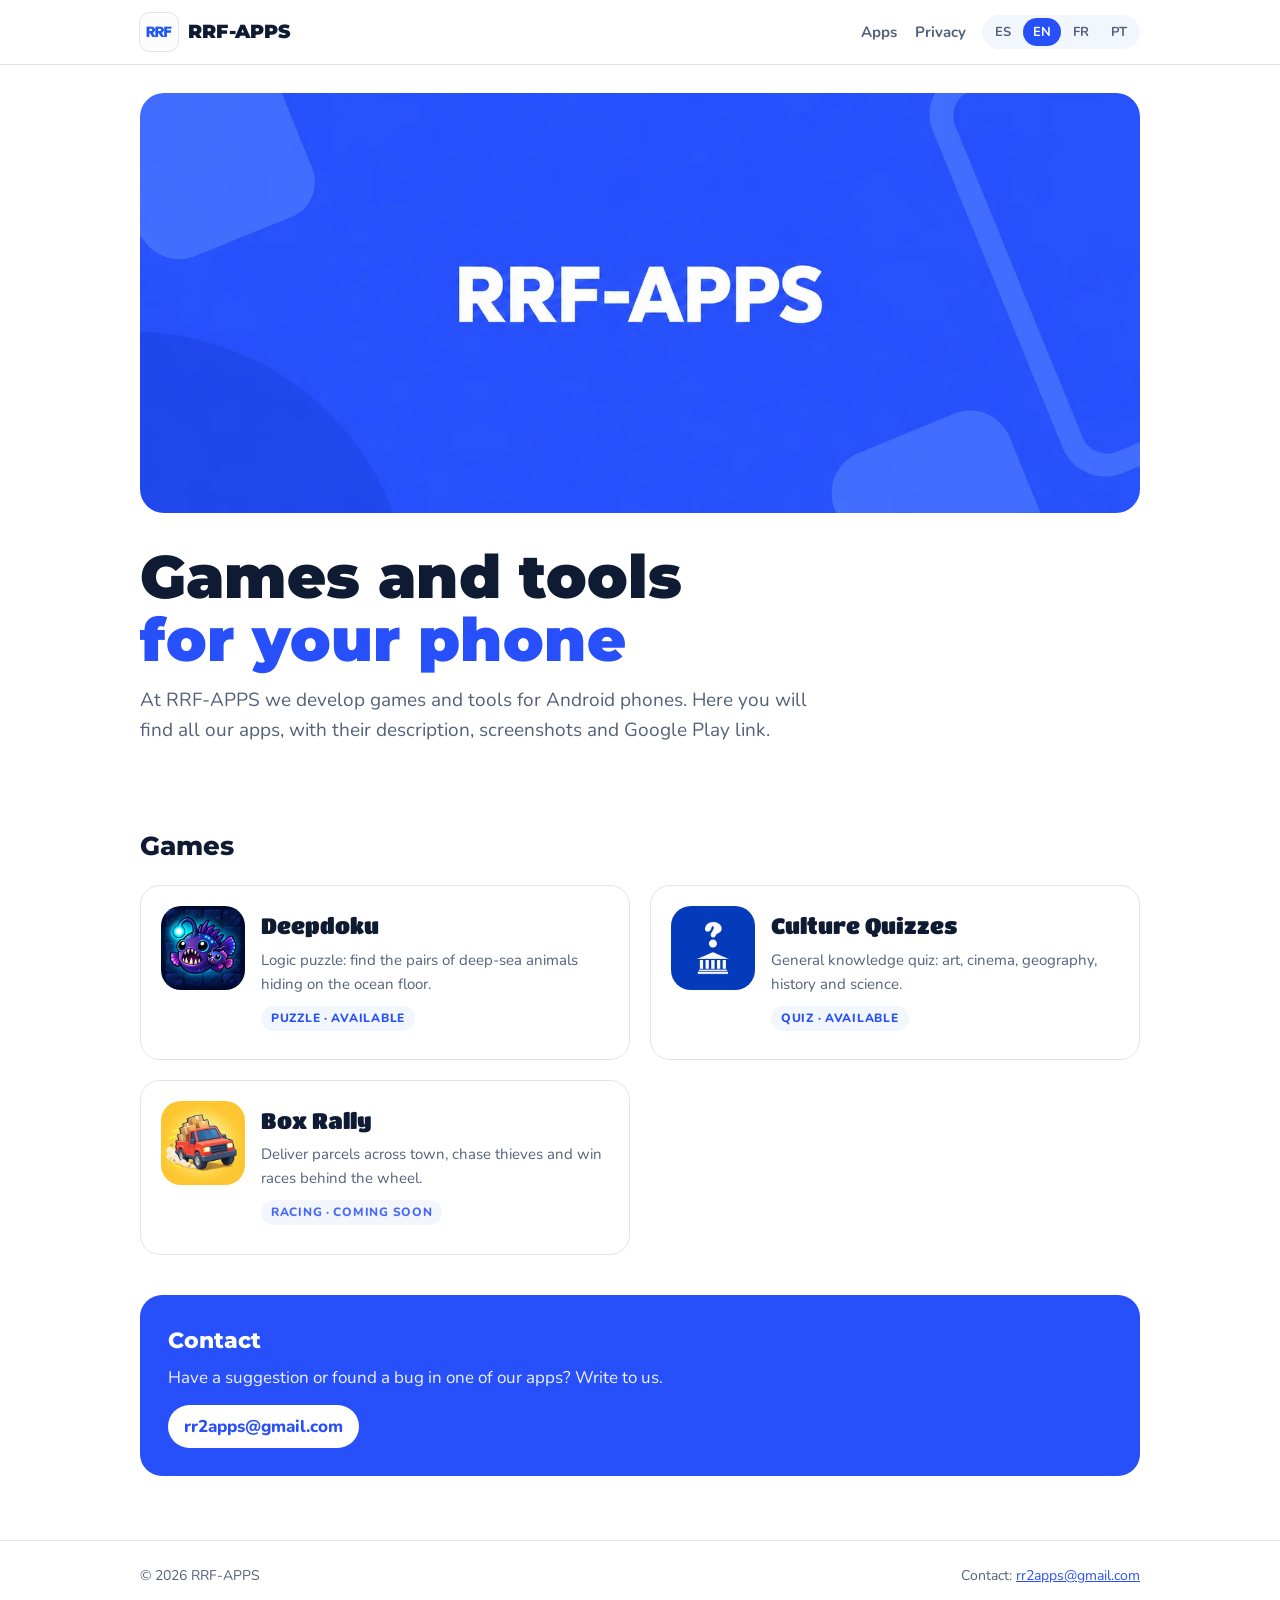
<file: index.html>
<!doctype html>
<html lang="es" data-lang="es">
<head>
<meta charset="utf-8">
<meta name="viewport" content="width=device-width,initial-scale=1,viewport-fit=cover">
<title>RRF-APPS</title>
<meta name="title-es" content="RRF-APPS"><meta name="title-en" content="RRF-APPS"><meta name="title-fr" content="RRF-APPS"><meta name="title-pt" content="RRF-APPS">
<meta name="description" content="RRF-APPS: juegos y utilidades para Android.">
<meta name="theme-color" content="#1f5fd6">
<link rel="icon" href="favicon.png">
<link rel="apple-touch-icon" href="apple-touch-icon.png">
<link rel="preconnect" href="https://fonts.googleapis.com"><link rel="preconnect" href="https://fonts.gstatic.com" crossorigin>
<link rel="stylesheet" href="https://fonts.googleapis.com/css2?family=Montserrat:wght@700;800;900&family=Nunito:wght@500;700;800&display=swap">
<meta property="og:image" content="https://rirofer82.github.io/assets/img/og.jpg">
<link rel="stylesheet" href="assets/css/site.css?v=f686c8b5">
<script src="assets/js/lang.js?v=90177235"></script>
</head>
<body>
<header class="top"><div class="wrap">
  <a class="brand" href="./"><img src="assets/img/rrf-logo.png" alt="">RRF-APPS</a>
  <nav class="links"><a href="./#apps"><span data-l="es">Apps</span><span data-l="en">Apps</span><span data-l="fr">Applis</span><span data-l="pt">Apps</span></a><a href="privacy/"><span data-l="es">Privacidad</span><span data-l="en">Privacy</span><span data-l="fr">Confidentialité</span><span data-l="pt">Privacidade</span></a></nav>
  <div class="langs" id="langs">
    <button type="button" class="lang-toggle" aria-expanded="false" aria-controls="lang-list" aria-label="Idioma / Language"><span class="cur">ES</span><svg width="12" height="12" viewBox="0 0 12 12" aria-hidden="true"><path d="M2.5 4.5 6 8l3.5-3.5" fill="none" stroke="currentColor" stroke-width="1.8" stroke-linecap="round" stroke-linejoin="round"/></svg></button>
    <div class="lang-list" id="lang-list" role="group" aria-label="Idioma / Language"><button type="button" data-set="es" aria-pressed="true"><b>ES</b><span class="lname">Español</span></button><button type="button" data-set="en" aria-pressed="false"><b>EN</b><span class="lname">English</span></button><button type="button" data-set="fr" aria-pressed="false"><b>FR</b><span class="lname">Français</span></button><button type="button" data-set="pt" aria-pressed="false"><b>PT</b><span class="lname">Português</span></button></div>
  </div>
</div></header>

<main class="wrap">
  <section class="hero"><img class="banner" src="assets/img/banner.webp" alt="RRF-APPS" width="1600" height="900"><div data-l="es"><h1>Juegos y utilidades <span>para tu móvil</span></h1><p>En RRF-APPS desarrollamos juegos y utilidades para móviles Android. Aquí encontrarás todas nuestras apps, con su descripción, capturas y enlace a Google Play.</p></div><div data-l="en"><h1>Games and tools <span>for your phone</span></h1><p>At RRF-APPS we develop games and tools for Android phones. Here you will find all our apps, with their description, screenshots and Google Play link.</p></div><div data-l="fr"><h1>Jeux et outils <span>pour ton mobile</span></h1><p>Chez RRF-APPS, nous développons des jeux et des outils pour les téléphones Android. Tu trouveras ici toutes nos applis, avec leur description, des captures d'écran et le lien vers Google Play.</p></div><div data-l="pt"><h1>Jogos e utilitários <span>para o seu celular</span></h1><p>Na RRF-APPS desenvolvemos jogos e utilitários para celulares Android. Aqui você encontra todos os nossos apps, com descrição, capturas de tela e link para o Google Play.</p></div></section>
  <h2 class="section" id="apps"><span data-l="es">Juegos</span><span data-l="en">Games</span><span data-l="fr">Jeux</span><span data-l="pt">Jogos</span></h2>
  <div class="apps">
    <a class="app" href="deepdoku/"><img src="deepdoku/img/icon.webp" alt="" width="84" height="84">
      <div><h3>Deepdoku</h3><div data-l="es"><p>Puzzle de lógica: encuentra las parejas de animales en el fondo del mar.</p><span class="tag">Puzzle · Disponible</span></div><div data-l="en"><p>Logic puzzle: find the pairs of deep-sea animals hiding on the ocean floor.</p><span class="tag">Puzzle · Available</span></div><div data-l="fr"><p>Puzzle de logique : trouve les paires d'animaux cachées au fond de la mer.</p><span class="tag">Puzzle · Disponible</span></div><div data-l="pt"><p>Quebra-cabeça de lógica: encontre os pares de animais no fundo do mar.</p><span class="tag">Quebra-cabeça · Disponível</span></div></div></a>
    <a class="app" href="culture-quizzes/"><img src="culture-quizzes/img/icon.webp" alt="" width="84" height="84">
      <div><div data-l="es"><h3>Preguntas Cultura</h3><p>Preguntas de cultura general: arte, cine, geografía, historia y ciencia.</p><span class="tag">Quiz · Disponible</span></div><div data-l="en"><h3>Culture Quizzes</h3><p>General knowledge quiz: art, cinema, geography, history and science.</p><span class="tag">Quiz · Available</span></div><div data-l="fr"><h3>Questions Culture</h3><p>Quiz de culture générale : art, cinéma, géographie, histoire et sciences.</p><span class="tag">Quiz · Disponible</span></div><div data-l="pt"><h3>Perguntas Cultura</h3><p>Perguntas de conhecimentos gerais: arte, cinema, geografia, história e ciência.</p><span class="tag">Quiz · Disponível</span></div></div></a>
    <a class="app" href="box-rally/"><img src="box-rally/img/icon.webp" alt="" width="84" height="84">
      <div><h3>Box Rally</h3><div data-l="es"><p>Reparte paquetes por la ciudad, persigue ladrones y gana carreras al volante.</p><span class="tag soon">Carreras · Próximamente</span></div><div data-l="en"><p>Deliver parcels across town, chase thieves and win races behind the wheel.</p><span class="tag soon">Racing · Coming soon</span></div><div data-l="fr"><p>Livre des colis en ville, poursuis des voleurs et gagne des courses au volant.</p><span class="tag soon">Course · Bientôt</span></div><div data-l="pt"><p>Entregue pacotes pela cidade, persiga ladrões e vença corridas ao volante.</p><span class="tag soon">Corrida · Em breve</span></div></div></a>
  </div>
  <div class="contact-box"><div data-l="es"><h2>Contacto</h2><p>¿Tienes una sugerencia o has encontrado un fallo en alguna app? Escríbenos.</p></div><div data-l="en"><h2>Contact</h2><p>Have a suggestion or found a bug in one of our apps? Write to us.</p></div><div data-l="fr"><h2>Contact</h2><p>Tu as une suggestion ou tu as trouvé un bug dans une de nos applis ? Écris-nous.</p></div><div data-l="pt"><h2>Contato</h2><p>Tem uma sugestão ou encontrou um erro em algum app? Escreva para nós.</p></div><a class="mail" href="mailto:rr2apps@gmail.com">rr2apps@gmail.com</a></div>
</main>
<footer class="bottom"><div class="wrap">
  <span>© 2026 RRF-APPS</span>
  <span><span data-l="es">Contacto</span><span data-l="en">Contact</span><span data-l="fr">Contact</span><span data-l="pt">Contato</span>: <a href="mailto:rr2apps@gmail.com">rr2apps@gmail.com</a></span>
</div></footer>
</body>
</html>
</file>
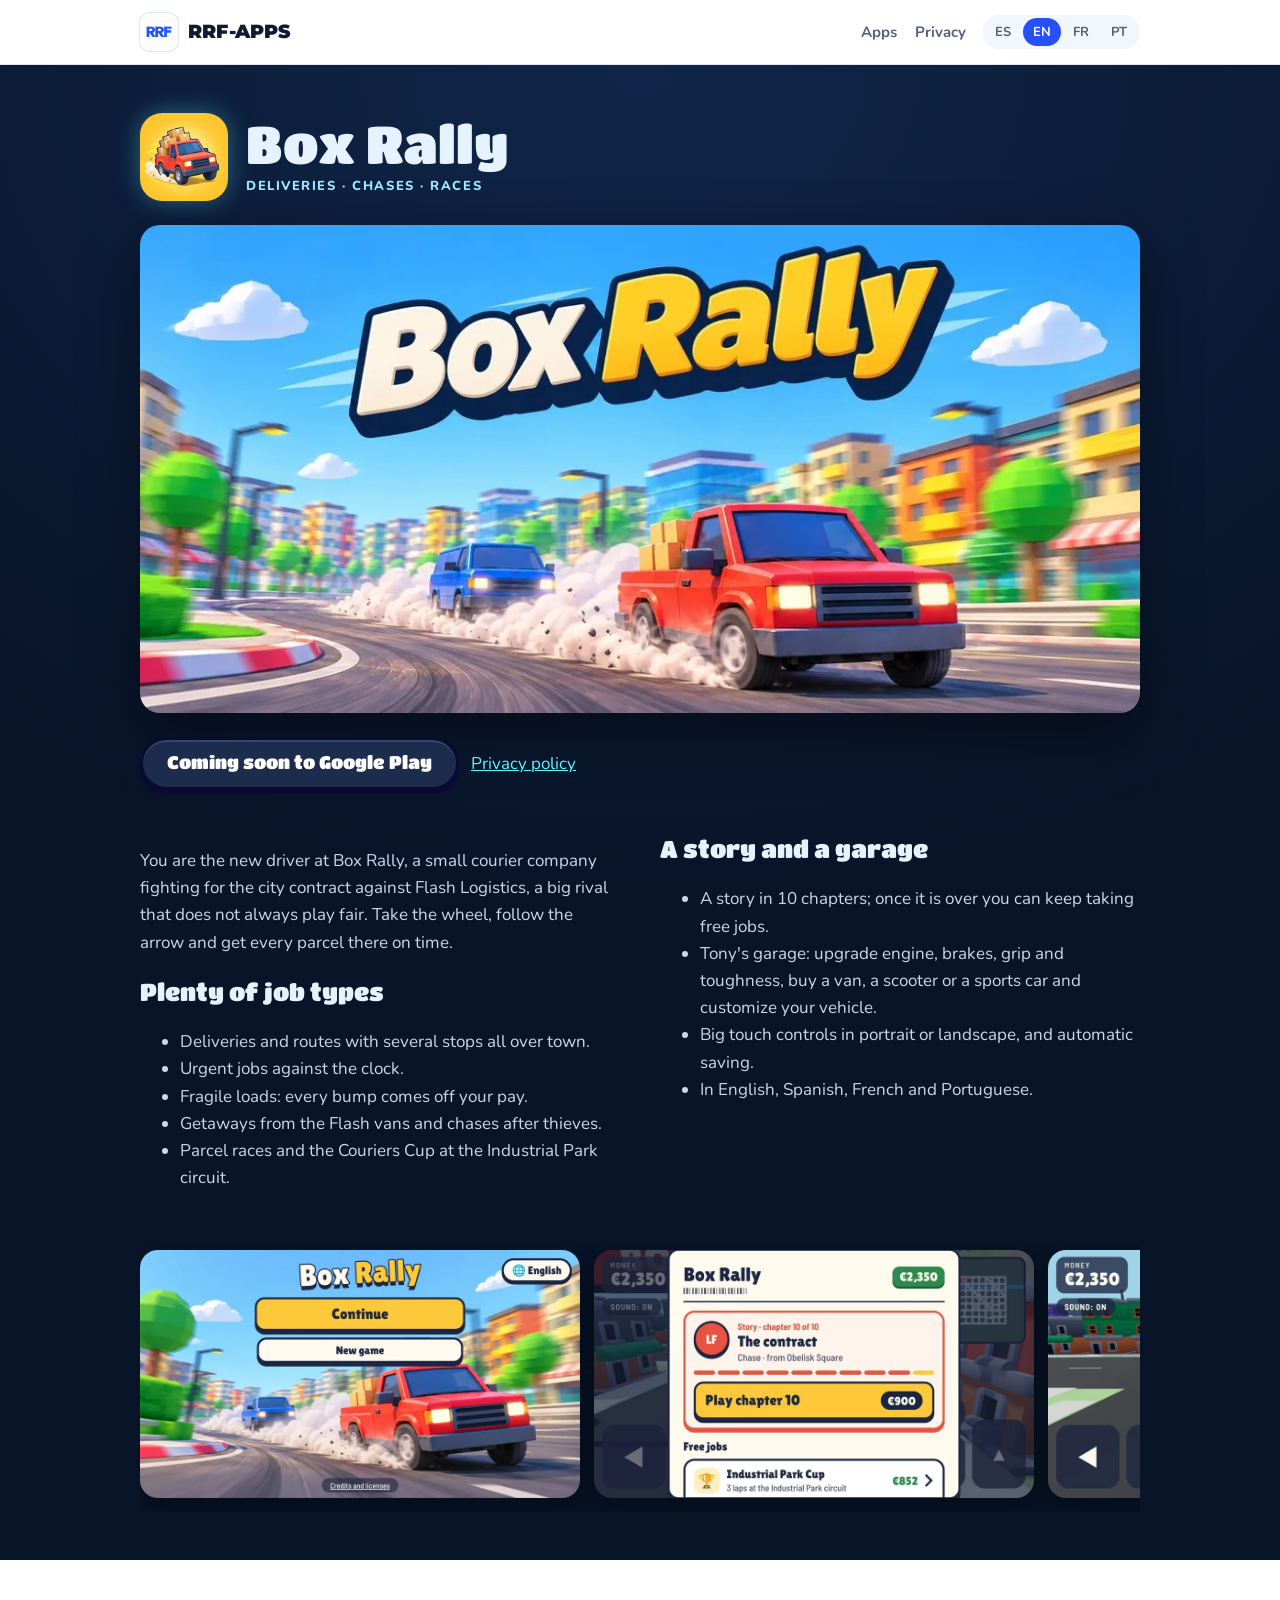
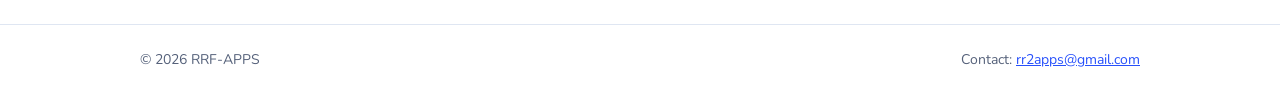
<file: box-rally/index.html>
<!doctype html>
<html lang="es" data-lang="es">
<head>
<meta charset="utf-8">
<meta name="viewport" content="width=device-width,initial-scale=1,viewport-fit=cover">
<title>Box Rally: repartos y carreras</title>
<meta name="title-es" content="Box Rally: repartos y carreras"><meta name="title-en" content="Box Rally: deliveries and races"><meta name="title-fr" content="Box Rally : livraisons et courses"><meta name="title-pt" content="Box Rally: entregas e corridas">
<meta name="description" content="Box Rally: juego de repartos y carreras en coche por la ciudad para Android.">
<meta name="theme-color" content="#081428">
<link rel="icon" href="../favicon.png">
<link rel="apple-touch-icon" href="../apple-touch-icon.png">
<link rel="preconnect" href="https://fonts.googleapis.com"><link rel="preconnect" href="https://fonts.gstatic.com" crossorigin>
<link rel="stylesheet" href="https://fonts.googleapis.com/css2?family=Montserrat:wght@700;800;900&family=Nunito:wght@500;700;800&display=swap">
<meta property="og:image" content="https://rirofer82.github.io/assets/img/og.jpg">
<link rel="stylesheet" href="../assets/css/site.css?v=f686c8b5">
<script src="../assets/js/lang.js?v=90177235"></script>
</head>
<body>
<header class="top"><div class="wrap">
  <a class="brand" href="../"><img src="../assets/img/rrf-logo.png" alt="">RRF-APPS</a>
  <nav class="links"><a href="../#apps"><span data-l="es">Apps</span><span data-l="en">Apps</span><span data-l="fr">Applis</span><span data-l="pt">Apps</span></a><a href="../privacy/"><span data-l="es">Privacidad</span><span data-l="en">Privacy</span><span data-l="fr">Confidentialité</span><span data-l="pt">Privacidade</span></a></nav>
  <div class="langs" id="langs">
    <button type="button" class="lang-toggle" aria-expanded="false" aria-controls="lang-list" aria-label="Idioma / Language"><span class="cur">ES</span><svg width="12" height="12" viewBox="0 0 12 12" aria-hidden="true"><path d="M2.5 4.5 6 8l3.5-3.5" fill="none" stroke="currentColor" stroke-width="1.8" stroke-linecap="round" stroke-linejoin="round"/></svg></button>
    <div class="lang-list" id="lang-list" role="group" aria-label="Idioma / Language"><button type="button" data-set="es" aria-pressed="true"><b>ES</b><span class="lname">Español</span></button><button type="button" data-set="en" aria-pressed="false"><b>EN</b><span class="lname">English</span></button><button type="button" data-set="fr" aria-pressed="false"><b>FR</b><span class="lname">Français</span></button><button type="button" data-set="pt" aria-pressed="false"><b>PT</b><span class="lname">Português</span></button></div>
  </div>
</div></header>

<main class="dd"><div class="wrap">
  <div class="dd-head"><img src="img/icon.webp" alt="" width="88" height="88"><div><h1>Box Rally</h1><p><span data-l="es">Entregas · Persecuciones · Carreras</span><span data-l="en">Deliveries · Chases · Races</span><span data-l="fr">Livraisons · Poursuites · Courses</span><span data-l="pt">Entregas · Perseguições · Corridas</span></p></div></div>
  <div data-l="es"><img class="feature" src="img/feature-es.webp" alt="Una camioneta roja derrapa por la ciudad perseguida por una furgoneta, con el título Box Rally" width="1024" height="500"><div class="cta"><span class="btn soon">Muy pronto en Google Play</span><a href="../privacy/">Política de privacidad</a></div></div><div data-l="en"><img class="feature" src="img/feature-en.webp" alt="A red pickup drifts through the city chased by a van, with the Box Rally title" width="1024" height="500"><div class="cta"><span class="btn soon">Coming soon to Google Play</span><a href="../privacy/">Privacy policy</a></div></div><div data-l="fr"><img class="feature" src="img/feature-fr.webp" alt="Un pick-up rouge dérape en ville, poursuivi par un fourgon, avec le titre Box Rally" width="1024" height="500"><div class="cta"><span class="btn soon">Bientôt sur Google Play</span><a href="../privacy/">Politique de confidentialité</a></div></div><div data-l="pt"><img class="feature" src="img/feature-pt.webp" alt="Uma picape vermelha derrapa pela cidade perseguida por uma van, com o título Box Rally" width="1024" height="500"><div class="cta"><span class="btn soon">Em breve no Google Play</span><a href="../privacy/">Política de privacidade</a></div></div>
  <div class="dd-body">
    <div data-l="es"><p>Eres el nuevo repartidor de Box Rally, una pequeña empresa de mensajería que se juega el contrato de la ciudad frente a Flash Logística, la gran competidora que no siempre juega limpio. Coge el volante, sigue la flecha y lleva cada paquete a tiempo.</p><h2>Muchos tipos de encargo</h2><ul><li>Entregas y rutas con varias paradas por toda la ciudad.</li><li>Urgentes, con el reloj en contra.</li><li>Frágiles: cada golpe se descuenta del pago.</li><li>Huidas de las furgonetas de Flash y persecuciones de ladrones.</li><li>Carreras de paquetes y la Copa de Repartidores en el circuito del Polígono.</li></ul></div><div data-l="en"><p>You are the new driver at Box Rally, a small courier company fighting for the city contract against Flash Logistics, a big rival that does not always play fair. Take the wheel, follow the arrow and get every parcel there on time.</p><h2>Plenty of job types</h2><ul><li>Deliveries and routes with several stops all over town.</li><li>Urgent jobs against the clock.</li><li>Fragile loads: every bump comes off your pay.</li><li>Getaways from the Flash vans and chases after thieves.</li><li>Parcel races and the Couriers Cup at the Industrial Park circuit.</li></ul></div><div data-l="fr"><p>Tu es le nouveau livreur de Box Rally, une petite société de livraison qui joue le contrat de la ville face à Flash Logistique, un grand concurrent qui ne joue pas toujours franc jeu. Prends le volant, suis la flèche et livre chaque colis à temps.</p><h2>De nombreux types de missions</h2><ul><li>Livraisons et tournées avec plusieurs arrêts dans toute la ville.</li><li>Urgences, contre la montre.</li><li>Colis fragiles : chaque choc est retenu sur ta paie.</li><li>Fuites face aux fourgons de Flash et poursuites de voleurs.</li><li>Courses de colis et Coupe des Livreurs sur le circuit de la Zone Industrielle.</li></ul></div><div data-l="pt"><p>Você é o novo entregador da Box Rally, uma pequena empresa de entregas que disputa o contrato da cidade com a Flash Logística, uma grande concorrente que nem sempre joga limpo. Assuma o volante, siga a seta e leve cada pacote a tempo.</p><h2>Muitos tipos de serviço</h2><ul><li>Entregas e rotas com várias paradas pela cidade toda.</li><li>Urgentes, contra o relógio.</li><li>Frágeis: cada batida é descontada do pagamento.</li><li>Fugas das vans da Flash e perseguições a ladrões.</li><li>Corridas de pacotes e a Copa dos Entregadores no circuito do Distrito Industrial.</li></ul></div>
    <div data-l="es"><h2>Una historia y un taller</h2><ul><li>Una historia en 10 capítulos; al terminarla puedes seguir con encargos libres.</li><li>El taller de Toni: mejora motor, frenos, agarre y resistencia, compra furgoneta, moto o deportivo y personaliza tu vehículo.</li><li>Controles táctiles grandes, en vertical o en horizontal, y la partida se guarda sola.</li><li>En español, inglés, francés y portugués.</li></ul></div><div data-l="en"><h2>A story and a garage</h2><ul><li>A story in 10 chapters; once it is over you can keep taking free jobs.</li><li>Tony's garage: upgrade engine, brakes, grip and toughness, buy a van, a scooter or a sports car and customize your vehicle.</li><li>Big touch controls in portrait or landscape, and automatic saving.</li><li>In English, Spanish, French and Portuguese.</li></ul></div><div data-l="fr"><h2>Une histoire et un garage</h2><ul><li>Une histoire en 10 chapitres ; une fois terminée, tu peux continuer les courses libres.</li><li>Le garage de Tony : améliore moteur, freins, adhérence et résistance, achète un fourgon, un scooter ou une sportive et personnalise ton véhicule.</li><li>Grandes commandes tactiles, en portrait ou en paysage, et sauvegarde automatique.</li><li>En français, anglais, espagnol et portugais.</li></ul></div><div data-l="pt"><h2>Uma história e uma oficina</h2><ul><li>Uma história em 10 capítulos; depois dela você pode continuar fazendo serviços livres.</li><li>A oficina do Toninho: melhore motor, freios, aderência e resistência, compre uma van, uma moto ou um esportivo e personalize seu veículo.</li><li>Controles de toque grandes, na vertical ou na horizontal, e salvamento automático.</li><li>Em português, inglês, espanhol e francês.</li></ul></div>
  </div>
  <div data-l="es"><div class="shots wide"><img src="img/es-1_menu.webp" alt="Captura de Box Rally" width="960" height="540" loading="lazy"><img src="img/es-2_tablon.webp" alt="Captura de Box Rally" width="960" height="540" loading="lazy"><img src="img/es-3_reparto.webp" alt="Captura de Box Rally" width="960" height="540" loading="lazy"><img src="img/es-4_carrera.webp" alt="Captura de Box Rally" width="960" height="540" loading="lazy"><img src="img/es-5_persecucion.webp" alt="Captura de Box Rally" width="960" height="540" loading="lazy"><img src="img/es-6_circuito.webp" alt="Captura de Box Rally" width="960" height="540" loading="lazy"><img src="img/es-7_historia.webp" alt="Captura de Box Rally" width="960" height="540" loading="lazy"><img src="img/es-8_taller.webp" alt="Captura de Box Rally" width="960" height="540" loading="lazy"></div></div><div data-l="en"><div class="shots wide"><img src="img/en-1_menu.webp" alt="Box Rally screenshot" width="960" height="540" loading="lazy"><img src="img/en-2_tablon.webp" alt="Box Rally screenshot" width="960" height="540" loading="lazy"><img src="img/en-3_reparto.webp" alt="Box Rally screenshot" width="960" height="540" loading="lazy"><img src="img/en-4_carrera.webp" alt="Box Rally screenshot" width="960" height="540" loading="lazy"><img src="img/en-5_persecucion.webp" alt="Box Rally screenshot" width="960" height="540" loading="lazy"><img src="img/en-6_circuito.webp" alt="Box Rally screenshot" width="960" height="540" loading="lazy"><img src="img/en-7_historia.webp" alt="Box Rally screenshot" width="960" height="540" loading="lazy"><img src="img/en-8_taller.webp" alt="Box Rally screenshot" width="960" height="540" loading="lazy"></div></div><div data-l="fr"><div class="shots wide"><img src="img/fr-1_menu.webp" alt="Capture d'écran de Box Rally" width="960" height="540" loading="lazy"><img src="img/fr-2_tablon.webp" alt="Capture d'écran de Box Rally" width="960" height="540" loading="lazy"><img src="img/fr-3_reparto.webp" alt="Capture d'écran de Box Rally" width="960" height="540" loading="lazy"><img src="img/fr-4_carrera.webp" alt="Capture d'écran de Box Rally" width="960" height="540" loading="lazy"><img src="img/fr-5_persecucion.webp" alt="Capture d'écran de Box Rally" width="960" height="540" loading="lazy"><img src="img/fr-6_circuito.webp" alt="Capture d'écran de Box Rally" width="960" height="540" loading="lazy"><img src="img/fr-7_historia.webp" alt="Capture d'écran de Box Rally" width="960" height="540" loading="lazy"><img src="img/fr-8_taller.webp" alt="Capture d'écran de Box Rally" width="960" height="540" loading="lazy"></div></div><div data-l="pt"><div class="shots wide"><img src="img/pt-1_menu.webp" alt="Captura de tela do Box Rally" width="960" height="540" loading="lazy"><img src="img/pt-2_tablon.webp" alt="Captura de tela do Box Rally" width="960" height="540" loading="lazy"><img src="img/pt-3_reparto.webp" alt="Captura de tela do Box Rally" width="960" height="540" loading="lazy"><img src="img/pt-4_carrera.webp" alt="Captura de tela do Box Rally" width="960" height="540" loading="lazy"><img src="img/pt-5_persecucion.webp" alt="Captura de tela do Box Rally" width="960" height="540" loading="lazy"><img src="img/pt-6_circuito.webp" alt="Captura de tela do Box Rally" width="960" height="540" loading="lazy"><img src="img/pt-7_historia.webp" alt="Captura de tela do Box Rally" width="960" height="540" loading="lazy"><img src="img/pt-8_taller.webp" alt="Captura de tela do Box Rally" width="960" height="540" loading="lazy"></div></div>
</div></main>
<footer class="bottom"><div class="wrap">
  <span>© 2026 RRF-APPS</span>
  <span><span data-l="es">Contacto</span><span data-l="en">Contact</span><span data-l="fr">Contact</span><span data-l="pt">Contato</span>: <a href="mailto:rr2apps@gmail.com">rr2apps@gmail.com</a></span>
</div></footer>
</body>
</html>
</file>
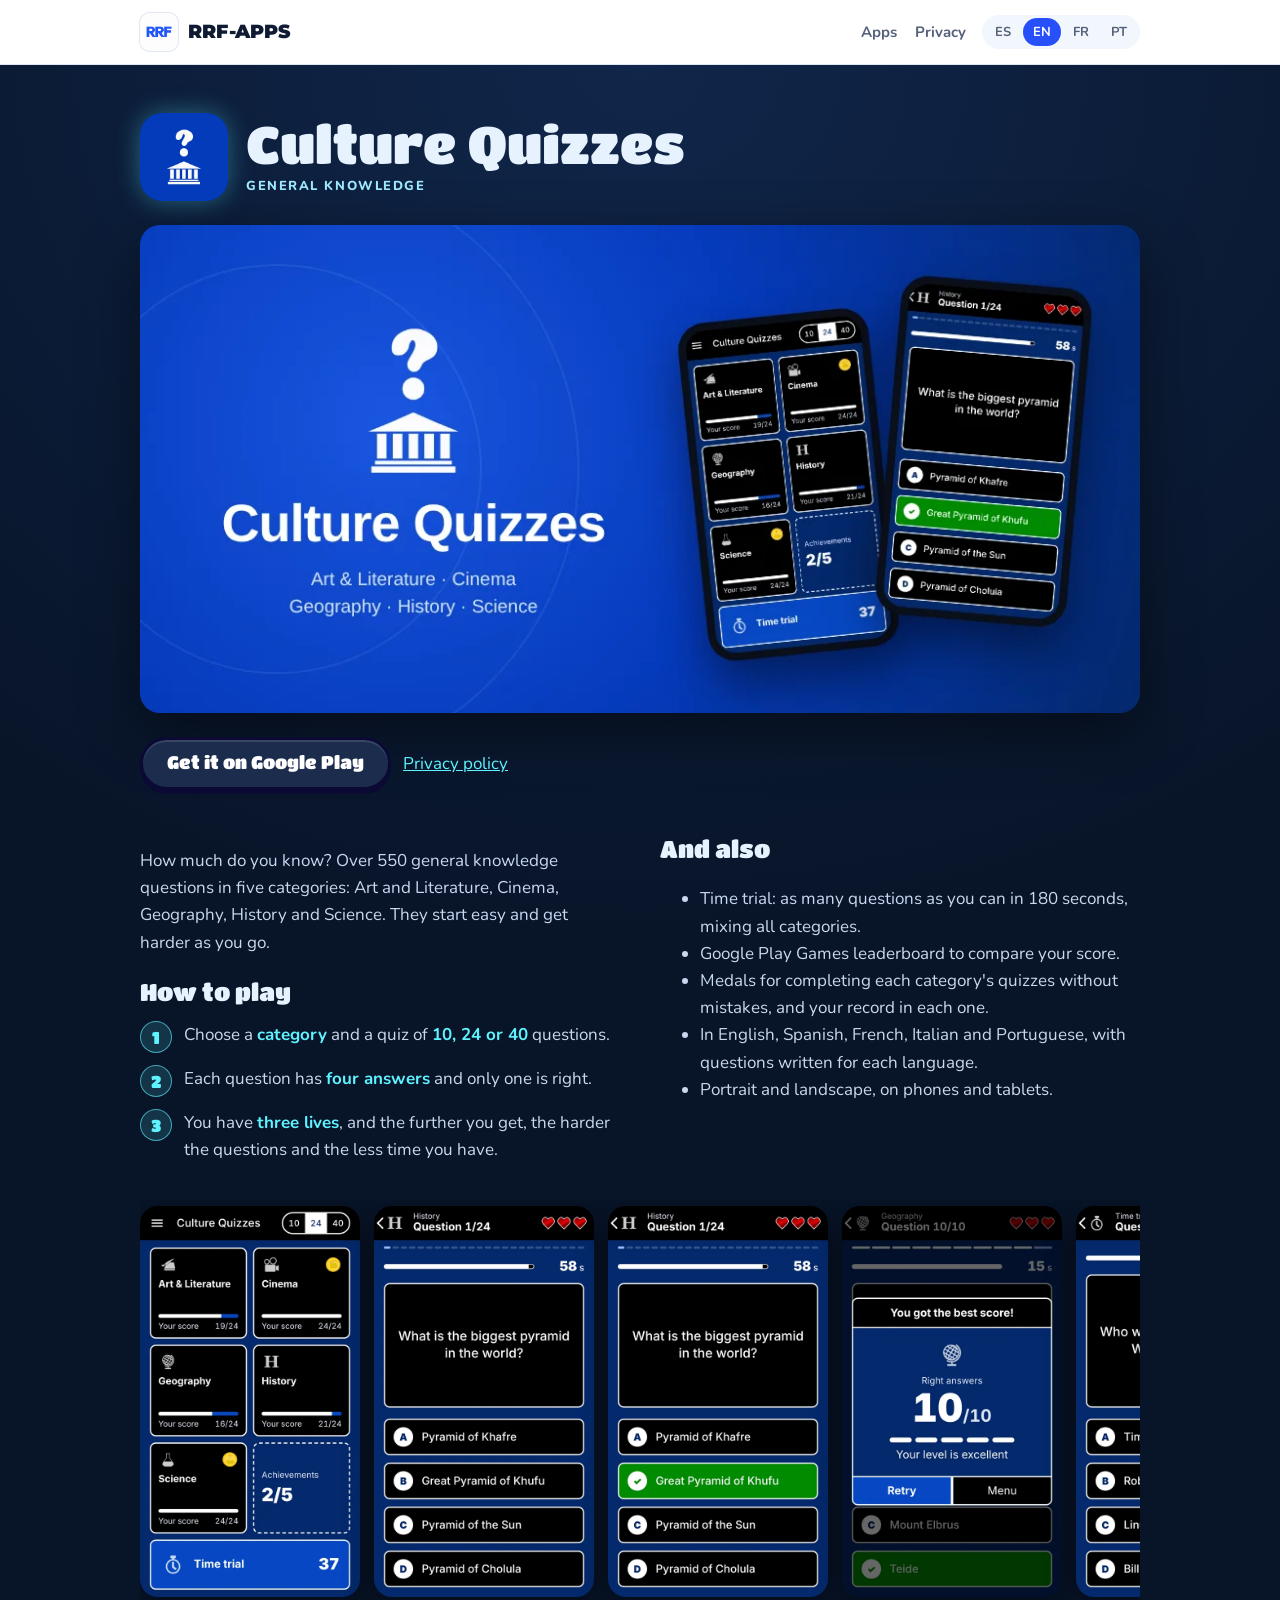
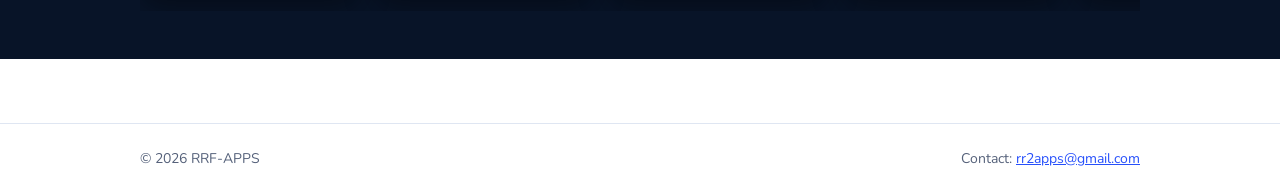
<file: culture-quizzes/index.html>
<!doctype html>
<html lang="es" data-lang="es">
<head>
<meta charset="utf-8">
<meta name="viewport" content="width=device-width,initial-scale=1,viewport-fit=cover">
<title>Preguntas Cultura: quiz de cultura general</title>
<meta name="title-es" content="Preguntas Cultura: quiz de cultura general"><meta name="title-en" content="Culture Quizzes: general knowledge trivia"><meta name="title-fr" content="Questions Culture : quiz de culture générale"><meta name="title-pt" content="Perguntas Cultura: quiz de conhecimentos gerais">
<meta name="description" content="Culture Quizzes: juego de preguntas de cultura general para Android.">
<meta name="theme-color" content="#081428">
<link rel="icon" href="../favicon.png">
<link rel="apple-touch-icon" href="../apple-touch-icon.png">
<link rel="preconnect" href="https://fonts.googleapis.com"><link rel="preconnect" href="https://fonts.gstatic.com" crossorigin>
<link rel="stylesheet" href="https://fonts.googleapis.com/css2?family=Montserrat:wght@700;800;900&family=Nunito:wght@500;700;800&display=swap">
<meta property="og:image" content="https://rirofer82.github.io/assets/img/og.jpg">
<link rel="stylesheet" href="../assets/css/site.css?v=f686c8b5">
<script src="../assets/js/lang.js?v=90177235"></script>
</head>
<body>
<header class="top"><div class="wrap">
  <a class="brand" href="../"><img src="../assets/img/rrf-logo.png" alt="">RRF-APPS</a>
  <nav class="links"><a href="../#apps"><span data-l="es">Apps</span><span data-l="en">Apps</span><span data-l="fr">Applis</span><span data-l="pt">Apps</span></a><a href="../privacy/"><span data-l="es">Privacidad</span><span data-l="en">Privacy</span><span data-l="fr">Confidentialité</span><span data-l="pt">Privacidade</span></a></nav>
  <div class="langs" id="langs">
    <button type="button" class="lang-toggle" aria-expanded="false" aria-controls="lang-list" aria-label="Idioma / Language"><span class="cur">ES</span><svg width="12" height="12" viewBox="0 0 12 12" aria-hidden="true"><path d="M2.5 4.5 6 8l3.5-3.5" fill="none" stroke="currentColor" stroke-width="1.8" stroke-linecap="round" stroke-linejoin="round"/></svg></button>
    <div class="lang-list" id="lang-list" role="group" aria-label="Idioma / Language"><button type="button" data-set="es" aria-pressed="true"><b>ES</b><span class="lname">Español</span></button><button type="button" data-set="en" aria-pressed="false"><b>EN</b><span class="lname">English</span></button><button type="button" data-set="fr" aria-pressed="false"><b>FR</b><span class="lname">Français</span></button><button type="button" data-set="pt" aria-pressed="false"><b>PT</b><span class="lname">Português</span></button></div>
  </div>
</div></header>

<main class="dd"><div class="wrap">
  <div class="dd-head"><img src="img/icon.webp" alt="" width="88" height="88"><div data-l="es"><div><h1>Preguntas Cultura</h1><p>Cultura general</p></div></div><div data-l="en"><div><h1>Culture Quizzes</h1><p>General knowledge</p></div></div><div data-l="fr"><div><h1>Questions Culture</h1><p>Culture générale</p></div></div><div data-l="pt"><div><h1>Perguntas Cultura</h1><p>Conhecimentos gerais</p></div></div></div>
  <div data-l="es"><img class="feature" src="img/feature-es.webp" alt="Logo de Preguntas Cultura con dos capturas del juego" width="1024" height="500"><div class="cta"><a class="btn" href="https://play.google.com/store/apps/details?id=com.rirofer.culturequestions">Descargar en Google Play</a><a href="../privacy/">Política de privacidad</a></div></div><div data-l="en"><img class="feature" src="img/feature-en.webp" alt="Culture Quizzes logo with two screenshots of the game" width="1024" height="500"><div class="cta"><a class="btn" href="https://play.google.com/store/apps/details?id=com.rirofer.culturequestions">Get it on Google Play</a><a href="../privacy/">Privacy policy</a></div></div><div data-l="fr"><img class="feature" src="img/feature-fr.webp" alt="Logo de Questions Culture avec deux captures du jeu" width="1024" height="500"><div class="cta"><a class="btn" href="https://play.google.com/store/apps/details?id=com.rirofer.culturequestions">Disponible sur Google Play</a><a href="../privacy/">Politique de confidentialité</a></div></div><div data-l="pt"><img class="feature" src="img/feature-pt.webp" alt="Logo do Perguntas Cultura com duas capturas do jogo" width="1024" height="500"><div class="cta"><a class="btn" href="https://play.google.com/store/apps/details?id=com.rirofer.culturequestions">Disponível no Google Play</a><a href="../privacy/">Política de privacidade</a></div></div>
  <div class="dd-body">
    <div data-l="es"><p>¿Cuánto sabes? Más de 700 preguntas de cultura general en cinco categorías: Arte y Literatura, Cine, Geografía, Historia y Ciencia. Empiezan fáciles y se van poniendo difíciles.</p><h2>Cómo se juega</h2><ul class="rules"><li><span class="n">1</span><span>Elige una <b>categoría</b> y un cuestionario de <b>10, 24 o 40</b> preguntas.</span></li><li><span class="n">2</span><span>Cada pregunta tiene <b>cuatro respuestas</b> y solo una es correcta.</span></li><li><span class="n">3</span><span>Tienes <b>tres vidas</b>, y cuanto más avanzas, más difíciles son las preguntas y menos tiempo tienes.</span></li></ul></div><div data-l="en"><p>How much do you know? Over 550 general knowledge questions in five categories: Art and Literature, Cinema, Geography, History and Science. They start easy and get harder as you go.</p><h2>How to play</h2><ul class="rules"><li><span class="n">1</span><span>Choose a <b>category</b> and a quiz of <b>10, 24 or 40</b> questions.</span></li><li><span class="n">2</span><span>Each question has <b>four answers</b> and only one is right.</span></li><li><span class="n">3</span><span>You have <b>three lives</b>, and the further you get, the harder the questions and the less time you have.</span></li></ul></div><div data-l="fr"><p>Que savez-vous vraiment ? Près de 600 questions de culture générale dans cinq catégories : Art et Littérature, Cinéma, Géographie, Histoire et Sciences. Elles commencent faciles et deviennent de plus en plus difficiles.</p><h2>Comment jouer</h2><ul class="rules"><li><span class="n">1</span><span>Choisissez une <b>catégorie</b> et un quiz de <b>10, 24 ou 40</b> questions.</span></li><li><span class="n">2</span><span>Chaque question propose <b>quatre réponses</b> et une seule est correcte.</span></li><li><span class="n">3</span><span>Vous avez <b>trois vies</b>, et plus vous avancez, plus les questions sont difficiles et moins vous avez de temps.</span></li></ul></div><div data-l="pt"><p>Quanto você sabe? Quase 700 perguntas de conhecimentos gerais em cinco categorias: Arte e Literatura, Cinema, Geografia, História e Ciência. Começam fáceis e vão ficando difíceis.</p><h2>Como jogar</h2><ul class="rules"><li><span class="n">1</span><span>Escolha uma <b>categoria</b> e um quiz de <b>10, 24 ou 40</b> perguntas.</span></li><li><span class="n">2</span><span>Cada pergunta tem <b>quatro respostas</b> e só uma é correta.</span></li><li><span class="n">3</span><span>Você tem <b>três vidas</b>, e quanto mais avança, mais difíceis ficam as perguntas e menos tempo você tem.</span></li></ul></div>
    <div data-l="es"><h2>Además</h2><ul><li>Contrarreloj: todas las preguntas que puedas en 180 segundos, mezclando categorías.</li><li>Clasificación de Google Play Juegos para comparar tu puntuación.</li><li>Medallas por completar sin fallos los cuestionarios de cada categoría, y tu récord en cada una.</li><li>En español, inglés, francés, italiano y portugués, con preguntas pensadas para cada idioma.</li><li>En vertical y en horizontal, en móvil y en tablet.</li></ul></div><div data-l="en"><h2>And also</h2><ul><li>Time trial: as many questions as you can in 180 seconds, mixing all categories.</li><li>Google Play Games leaderboard to compare your score.</li><li>Medals for completing each category's quizzes without mistakes, and your record in each one.</li><li>In English, Spanish, French, Italian and Portuguese, with questions written for each language.</li><li>Portrait and landscape, on phones and tablets.</li></ul></div><div data-l="fr"><h2>Et aussi</h2><ul><li>Contre-la-montre : un maximum de questions en 180 secondes, toutes catégories confondues.</li><li>Classement Google Play Jeux pour comparer votre score.</li><li>Des médailles pour les quiz réussis sans erreur dans chaque catégorie, et votre record dans chacune.</li><li>En français, anglais, espagnol, italien et portugais, avec des questions écrites pour chaque langue.</li><li>En mode portrait et paysage, sur téléphone et tablette.</li></ul></div><div data-l="pt"><h2>E mais</h2><ul><li>Contra o relógio: o máximo de perguntas que puder em 180 segundos, misturando as categorias.</li><li>Ranking do Google Play Games para comparar sua pontuação.</li><li>Medalhas por completar sem erros os quizzes de cada categoria, e seu recorde em cada uma.</li><li>Em português, inglês, espanhol, francês e italiano, com perguntas feitas para cada idioma.</li><li>Na vertical e na horizontal, no celular e no tablet.</li></ul></div>
  </div>
  <div data-l="es"><div class="shots"><img src="img/es-1_categories.webp" alt="Captura de Preguntas Cultura" width="540" height="960" loading="lazy"><img src="img/es-2_question.webp" alt="Captura de Preguntas Cultura" width="540" height="960" loading="lazy"><img src="img/es-3_right_answer.webp" alt="Captura de Preguntas Cultura" width="540" height="960" loading="lazy"><img src="img/es-4_result.webp" alt="Captura de Preguntas Cultura" width="540" height="960" loading="lazy"><img src="img/es-5_time_trial.webp" alt="Captura de Preguntas Cultura" width="540" height="960" loading="lazy"><img src="img/es-6_achievements.webp" alt="Captura de Preguntas Cultura" width="540" height="960" loading="lazy"></div></div><div data-l="en"><div class="shots"><img src="img/en-1_categories.webp" alt="Culture Quizzes screenshot" width="540" height="960" loading="lazy"><img src="img/en-2_question.webp" alt="Culture Quizzes screenshot" width="540" height="960" loading="lazy"><img src="img/en-3_right_answer.webp" alt="Culture Quizzes screenshot" width="540" height="960" loading="lazy"><img src="img/en-4_result.webp" alt="Culture Quizzes screenshot" width="540" height="960" loading="lazy"><img src="img/en-5_time_trial.webp" alt="Culture Quizzes screenshot" width="540" height="960" loading="lazy"><img src="img/en-6_achievements.webp" alt="Culture Quizzes screenshot" width="540" height="960" loading="lazy"></div></div><div data-l="fr"><div class="shots"><img src="img/fr-1_categories.webp" alt="Capture d'écran de Questions Culture" width="540" height="960" loading="lazy"><img src="img/fr-2_question.webp" alt="Capture d'écran de Questions Culture" width="540" height="960" loading="lazy"><img src="img/fr-3_right_answer.webp" alt="Capture d'écran de Questions Culture" width="540" height="960" loading="lazy"><img src="img/fr-4_result.webp" alt="Capture d'écran de Questions Culture" width="540" height="960" loading="lazy"><img src="img/fr-5_time_trial.webp" alt="Capture d'écran de Questions Culture" width="540" height="960" loading="lazy"><img src="img/fr-6_achievements.webp" alt="Capture d'écran de Questions Culture" width="540" height="960" loading="lazy"></div></div><div data-l="pt"><div class="shots"><img src="img/pt-1_categories.webp" alt="Captura de tela do Perguntas Cultura" width="540" height="960" loading="lazy"><img src="img/pt-2_question.webp" alt="Captura de tela do Perguntas Cultura" width="540" height="960" loading="lazy"><img src="img/pt-3_right_answer.webp" alt="Captura de tela do Perguntas Cultura" width="540" height="960" loading="lazy"><img src="img/pt-4_result.webp" alt="Captura de tela do Perguntas Cultura" width="540" height="960" loading="lazy"><img src="img/pt-5_time_trial.webp" alt="Captura de tela do Perguntas Cultura" width="540" height="960" loading="lazy"><img src="img/pt-6_achievements.webp" alt="Captura de tela do Perguntas Cultura" width="540" height="960" loading="lazy"></div></div>
</div></main>
<footer class="bottom"><div class="wrap">
  <span>© 2026 RRF-APPS</span>
  <span><span data-l="es">Contacto</span><span data-l="en">Contact</span><span data-l="fr">Contact</span><span data-l="pt">Contato</span>: <a href="mailto:rr2apps@gmail.com">rr2apps@gmail.com</a></span>
</div></footer>
</body>
</html>
</file>
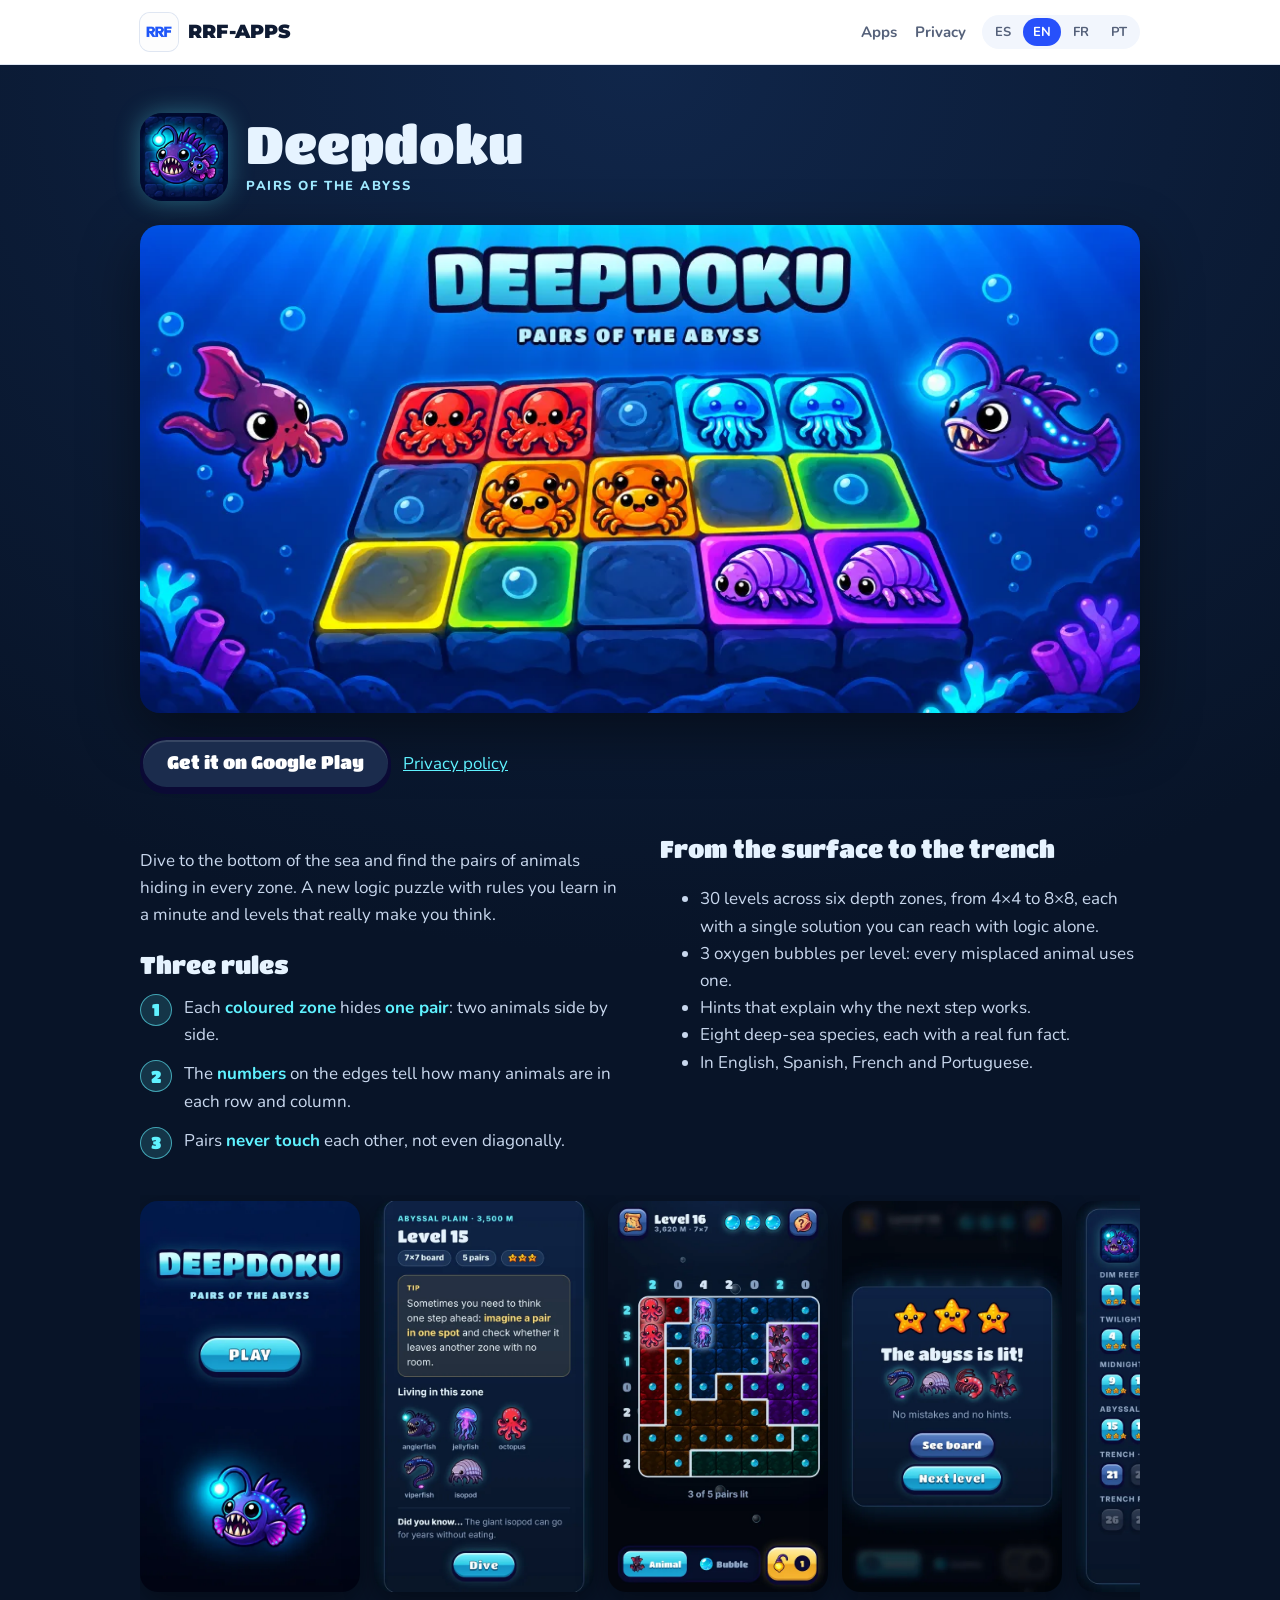
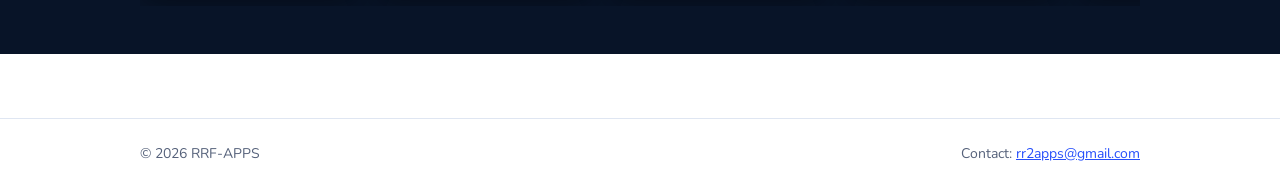
<file: deepdoku/index.html>
<!doctype html>
<html lang="es" data-lang="es">
<head>
<meta charset="utf-8">
<meta name="viewport" content="width=device-width,initial-scale=1,viewport-fit=cover">
<title>Deepdoku: Parejas del abismo</title>
<meta name="title-es" content="Deepdoku: Parejas del abismo"><meta name="title-en" content="Deepdoku: Pairs of the Abyss"><meta name="title-fr" content="Deepdoku : paires des abysses"><meta name="title-pt" content="Deepdoku: Pares do abismo">
<meta name="description" content="Deepdoku: puzzle de lógica de parejas de animales de las profundidades para Android.">
<meta name="theme-color" content="#081428">
<link rel="icon" href="../favicon.png">
<link rel="apple-touch-icon" href="../apple-touch-icon.png">
<link rel="preconnect" href="https://fonts.googleapis.com"><link rel="preconnect" href="https://fonts.gstatic.com" crossorigin>
<link rel="stylesheet" href="https://fonts.googleapis.com/css2?family=Montserrat:wght@700;800;900&family=Nunito:wght@500;700;800&display=swap">
<meta property="og:image" content="https://rirofer82.github.io/assets/img/og.jpg">
<link rel="stylesheet" href="../assets/css/site.css?v=f686c8b5">
<script src="../assets/js/lang.js?v=90177235"></script>
</head>
<body>
<header class="top"><div class="wrap">
  <a class="brand" href="../"><img src="../assets/img/rrf-logo.png" alt="">RRF-APPS</a>
  <nav class="links"><a href="../#apps"><span data-l="es">Apps</span><span data-l="en">Apps</span><span data-l="fr">Applis</span><span data-l="pt">Apps</span></a><a href="../privacy/"><span data-l="es">Privacidad</span><span data-l="en">Privacy</span><span data-l="fr">Confidentialité</span><span data-l="pt">Privacidade</span></a></nav>
  <div class="langs" id="langs">
    <button type="button" class="lang-toggle" aria-expanded="false" aria-controls="lang-list" aria-label="Idioma / Language"><span class="cur">ES</span><svg width="12" height="12" viewBox="0 0 12 12" aria-hidden="true"><path d="M2.5 4.5 6 8l3.5-3.5" fill="none" stroke="currentColor" stroke-width="1.8" stroke-linecap="round" stroke-linejoin="round"/></svg></button>
    <div class="lang-list" id="lang-list" role="group" aria-label="Idioma / Language"><button type="button" data-set="es" aria-pressed="true"><b>ES</b><span class="lname">Español</span></button><button type="button" data-set="en" aria-pressed="false"><b>EN</b><span class="lname">English</span></button><button type="button" data-set="fr" aria-pressed="false"><b>FR</b><span class="lname">Français</span></button><button type="button" data-set="pt" aria-pressed="false"><b>PT</b><span class="lname">Português</span></button></div>
  </div>
</div></header>

<main class="dd"><div class="wrap">
  <div class="dd-head"><img src="img/icon.webp" alt="" width="88" height="88"><div><h1>Deepdoku</h1><p><span data-l="es">Parejas del abismo</span><span data-l="en">Pairs of the abyss</span><span data-l="fr">Les paires des abysses</span><span data-l="pt">Pares do abismo</span></p></div></div>
  <div data-l="es"><img class="feature" src="img/feature-es.webp" alt="Tablero de puzzle con parejas de animales de las profundidades que brillan en el fondo del mar" width="1024" height="500"><div class="cta"><a class="btn" href="https://play.google.com/store/apps/details?id=io.github.rirofer82.deepdoku">Descargar en Google Play</a><a href="../privacy/">Política de privacidad</a></div></div><div data-l="en"><img class="feature" src="img/feature-en.webp" alt="Puzzle board with glowing pairs of deep-sea animals on the ocean floor" width="1024" height="500"><div class="cta"><a class="btn" href="https://play.google.com/store/apps/details?id=io.github.rirofer82.deepdoku">Get it on Google Play</a><a href="../privacy/">Privacy policy</a></div></div><div data-l="fr"><img class="feature" src="img/feature-fr.webp" alt="Plateau de puzzle avec des paires d'animaux des abysses qui brillent au fond de la mer" width="1024" height="500"><div class="cta"><a class="btn" href="https://play.google.com/store/apps/details?id=io.github.rirofer82.deepdoku">Disponible sur Google Play</a><a href="../privacy/">Politique de confidentialité</a></div></div><div data-l="pt"><img class="feature" src="img/feature-pt.webp" alt="Tabuleiro de quebra-cabeça com pares de animais do fundo do mar brilhando no oceano" width="1024" height="500"><div class="cta"><a class="btn" href="https://play.google.com/store/apps/details?id=io.github.rirofer82.deepdoku">Disponível no Google Play</a><a href="../privacy/">Política de privacidade</a></div></div>
  <div class="dd-body">
    <div data-l="es"><p>Baja al fondo del mar y encuentra las parejas de animales que se esconden en cada zona. Un puzzle de lógica nuevo, con reglas que se entienden en un minuto y niveles que dan mucho que pensar.</p><h2>Tres reglas</h2><ul class="rules"><li><span class="n">1</span><span>Cada <b>zona de color</b> esconde <b>una pareja</b>: dos animales pegados, lado con lado.</span></li><li><span class="n">2</span><span>Los <b>números</b> de los bordes dicen cuántos animales hay en cada fila y columna.</span></li><li><span class="n">3</span><span>Las parejas <b>no se tocan</b> entre sí, ni siquiera en diagonal.</span></li></ul></div><div data-l="en"><p>Dive to the bottom of the sea and find the pairs of animals hiding in every zone. A new logic puzzle with rules you learn in a minute and levels that really make you think.</p><h2>Three rules</h2><ul class="rules"><li><span class="n">1</span><span>Each <b>coloured zone</b> hides <b>one pair</b>: two animals side by side.</span></li><li><span class="n">2</span><span>The <b>numbers</b> on the edges tell how many animals are in each row and column.</span></li><li><span class="n">3</span><span>Pairs <b>never touch</b> each other, not even diagonally.</span></li></ul></div><div data-l="fr"><p>Plonge au fond de la mer et trouve les paires d'animaux cachées dans chaque zone. Un nouveau puzzle de logique, avec des règles qu'on comprend en une minute et des niveaux qui font vraiment réfléchir.</p><h2>Trois règles</h2><ul class="rules"><li><span class="n">1</span><span>Chaque <b>zone de couleur</b> cache <b>une paire</b> : deux animaux collés, côte à côte.</span></li><li><span class="n">2</span><span>Les <b>nombres</b> sur les bords indiquent combien d'animaux il y a dans chaque ligne et colonne.</span></li><li><span class="n">3</span><span>Les paires <b>ne se touchent pas</b>, même en diagonale.</span></li></ul></div><div data-l="pt"><p>Mergulhe até o fundo do mar e encontre os pares de animais escondidos em cada zona. Um quebra-cabeça de lógica novo, com regras que você aprende em um minuto e níveis que fazem pensar de verdade.</p><h2>Três regras</h2><ul class="rules"><li><span class="n">1</span><span>Cada <b>zona colorida</b> esconde <b>um par</b>: dois animais grudados, lado a lado.</span></li><li><span class="n">2</span><span>Os <b>números</b> nas bordas dizem quantos animais há em cada linha e coluna.</span></li><li><span class="n">3</span><span>Os pares <b>não se tocam</b>, nem na diagonal.</span></li></ul></div>
    <div data-l="es"><h2>De la superficie a la fosa</h2><ul><li>30 niveles en seis zonas de profundidad, de 4×4 a 8×8, todos con una única solución que se encuentra solo con lógica.</li><li>3 burbujas de oxígeno por nivel: cada animal mal colocado gasta una.</li><li>Pistas que explican el porqué del siguiente paso.</li><li>Ocho especies de las profundidades, cada una con un dato curioso real.</li><li>En español, inglés, francés y portugués.</li></ul></div><div data-l="en"><h2>From the surface to the trench</h2><ul><li>30 levels across six depth zones, from 4×4 to 8×8, each with a single solution you can reach with logic alone.</li><li>3 oxygen bubbles per level: every misplaced animal uses one.</li><li>Hints that explain why the next step works.</li><li>Eight deep-sea species, each with a real fun fact.</li><li>In English, Spanish, French and Portuguese.</li></ul></div><div data-l="fr"><h2>De la surface à la fosse</h2><ul><li>30 niveaux dans six zones de profondeur, de 4×4 à 8×8, chacun avec une seule solution qu'on trouve uniquement par la logique.</li><li>3 bulles d'oxygène par niveau : chaque animal mal placé en coûte une.</li><li>Des indices qui expliquent pourquoi l'étape suivante fonctionne.</li><li>Huit espèces des abysses, chacune avec une vraie anecdote.</li><li>En français, anglais, espagnol et portugais.</li></ul></div><div data-l="pt"><h2>Da superfície até a fossa</h2><ul><li>30 níveis em seis zonas de profundidade, de 4×4 a 8×8, todos com uma única solução que se encontra só com lógica.</li><li>3 bolhas de oxigênio por nível: cada animal no lugar errado gasta uma.</li><li>Dicas que explicam o porquê do próximo passo.</li><li>Oito espécies do fundo do mar, cada uma com uma curiosidade real.</li><li>Em português, inglês, espanhol e francês.</li></ul></div>
  </div>
  <div data-l="es"><div class="shots"><img src="img/es-1_portada.webp" alt="Captura de Deepdoku" width="540" height="960" loading="lazy"><img src="img/es-2_inmersion.webp" alt="Captura de Deepdoku" width="540" height="960" loading="lazy"><img src="img/es-3_partida.webp" alt="Captura de Deepdoku" width="540" height="960" loading="lazy"><img src="img/es-4_victoria.webp" alt="Captura de Deepdoku" width="540" height="960" loading="lazy"><img src="img/es-5_niveles.webp" alt="Captura de Deepdoku" width="540" height="960" loading="lazy"></div></div><div data-l="en"><div class="shots"><img src="img/en-1_portada.webp" alt="Deepdoku screenshot" width="540" height="960" loading="lazy"><img src="img/en-2_inmersion.webp" alt="Deepdoku screenshot" width="540" height="960" loading="lazy"><img src="img/en-3_partida.webp" alt="Deepdoku screenshot" width="540" height="960" loading="lazy"><img src="img/en-4_victoria.webp" alt="Deepdoku screenshot" width="540" height="960" loading="lazy"><img src="img/en-5_niveles.webp" alt="Deepdoku screenshot" width="540" height="960" loading="lazy"></div></div><div data-l="fr"><div class="shots"><img src="img/fr-1_portada.webp" alt="Capture d'écran de Deepdoku" width="540" height="960" loading="lazy"><img src="img/fr-2_inmersion.webp" alt="Capture d'écran de Deepdoku" width="540" height="960" loading="lazy"><img src="img/fr-3_partida.webp" alt="Capture d'écran de Deepdoku" width="540" height="960" loading="lazy"><img src="img/fr-4_victoria.webp" alt="Capture d'écran de Deepdoku" width="540" height="960" loading="lazy"><img src="img/fr-5_niveles.webp" alt="Capture d'écran de Deepdoku" width="540" height="960" loading="lazy"></div></div><div data-l="pt"><div class="shots"><img src="img/pt-1_portada.webp" alt="Captura de tela do Deepdoku" width="540" height="960" loading="lazy"><img src="img/pt-2_inmersion.webp" alt="Captura de tela do Deepdoku" width="540" height="960" loading="lazy"><img src="img/pt-3_partida.webp" alt="Captura de tela do Deepdoku" width="540" height="960" loading="lazy"><img src="img/pt-4_victoria.webp" alt="Captura de tela do Deepdoku" width="540" height="960" loading="lazy"><img src="img/pt-5_niveles.webp" alt="Captura de tela do Deepdoku" width="540" height="960" loading="lazy"></div></div>
</div></main>
<footer class="bottom"><div class="wrap">
  <span>© 2026 RRF-APPS</span>
  <span><span data-l="es">Contacto</span><span data-l="en">Contact</span><span data-l="fr">Contact</span><span data-l="pt">Contato</span>: <a href="mailto:rr2apps@gmail.com">rr2apps@gmail.com</a></span>
</div></footer>
</body>
</html>
</file>
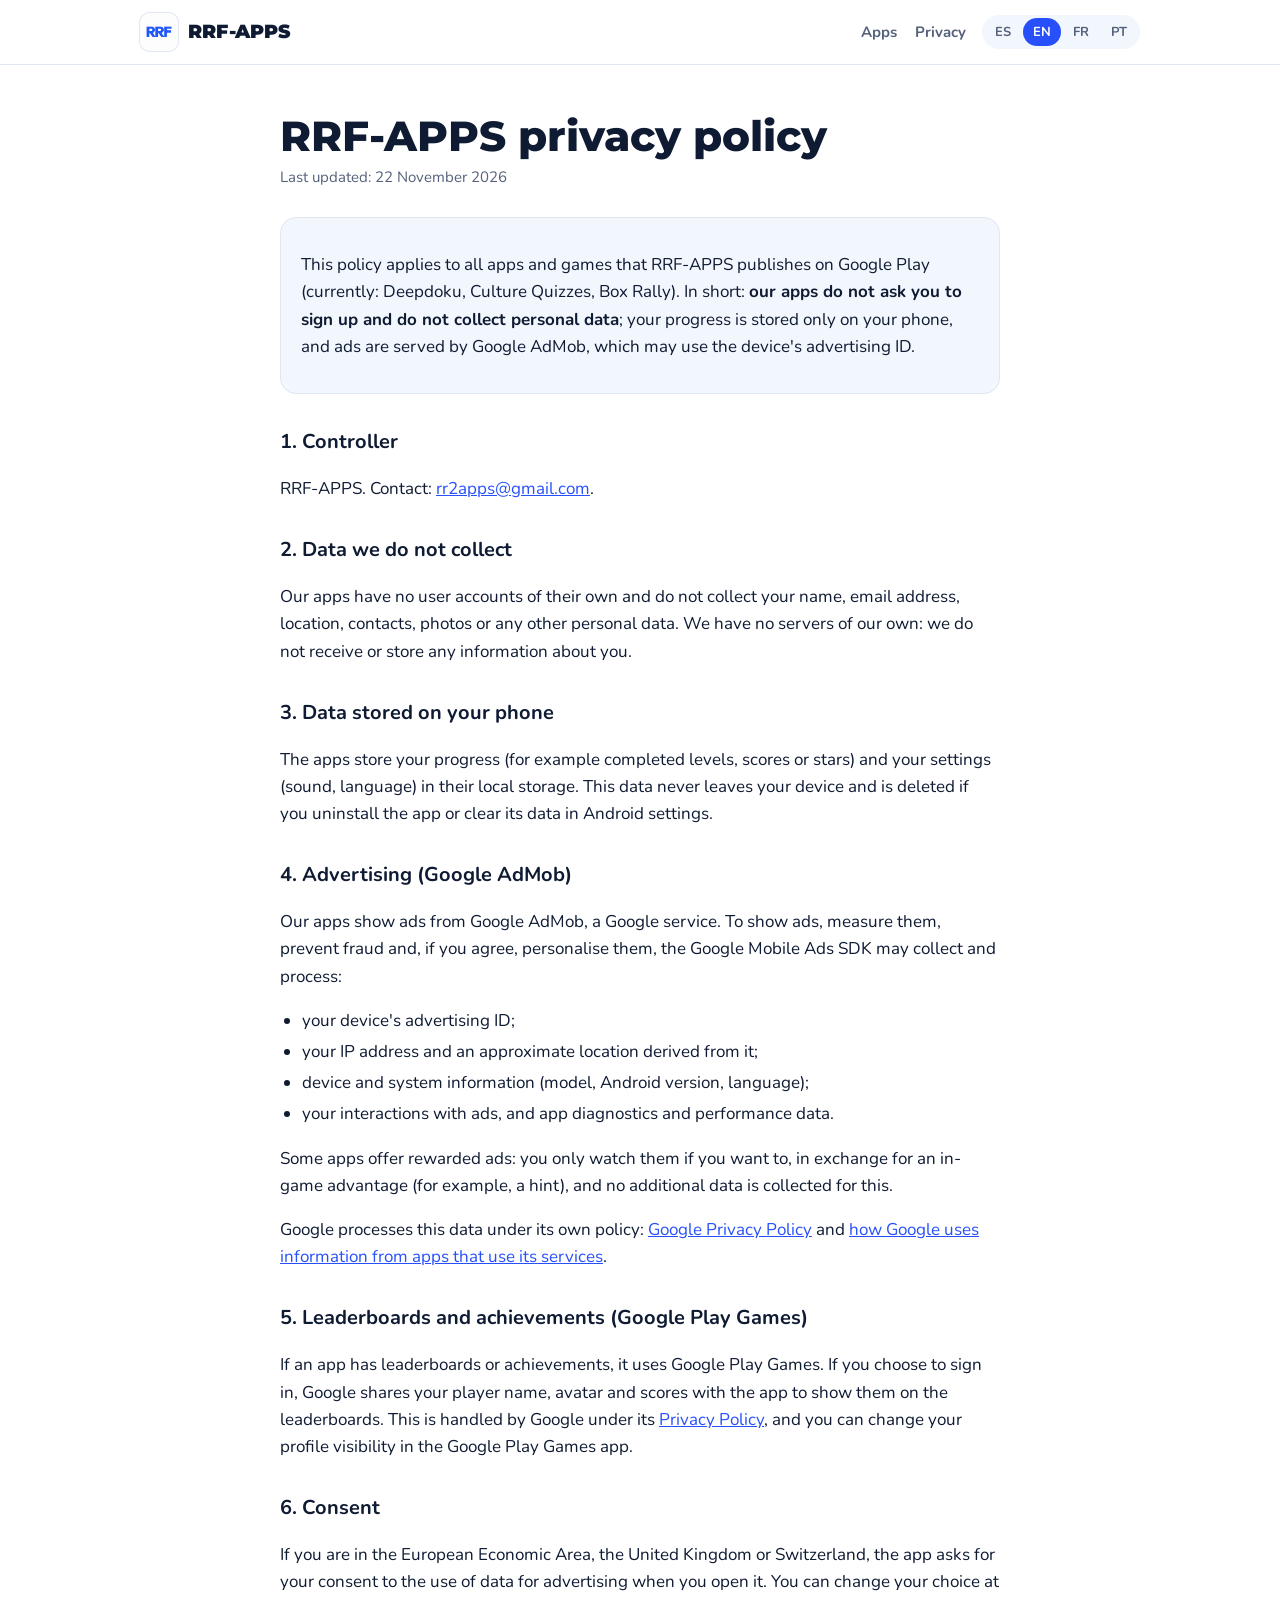
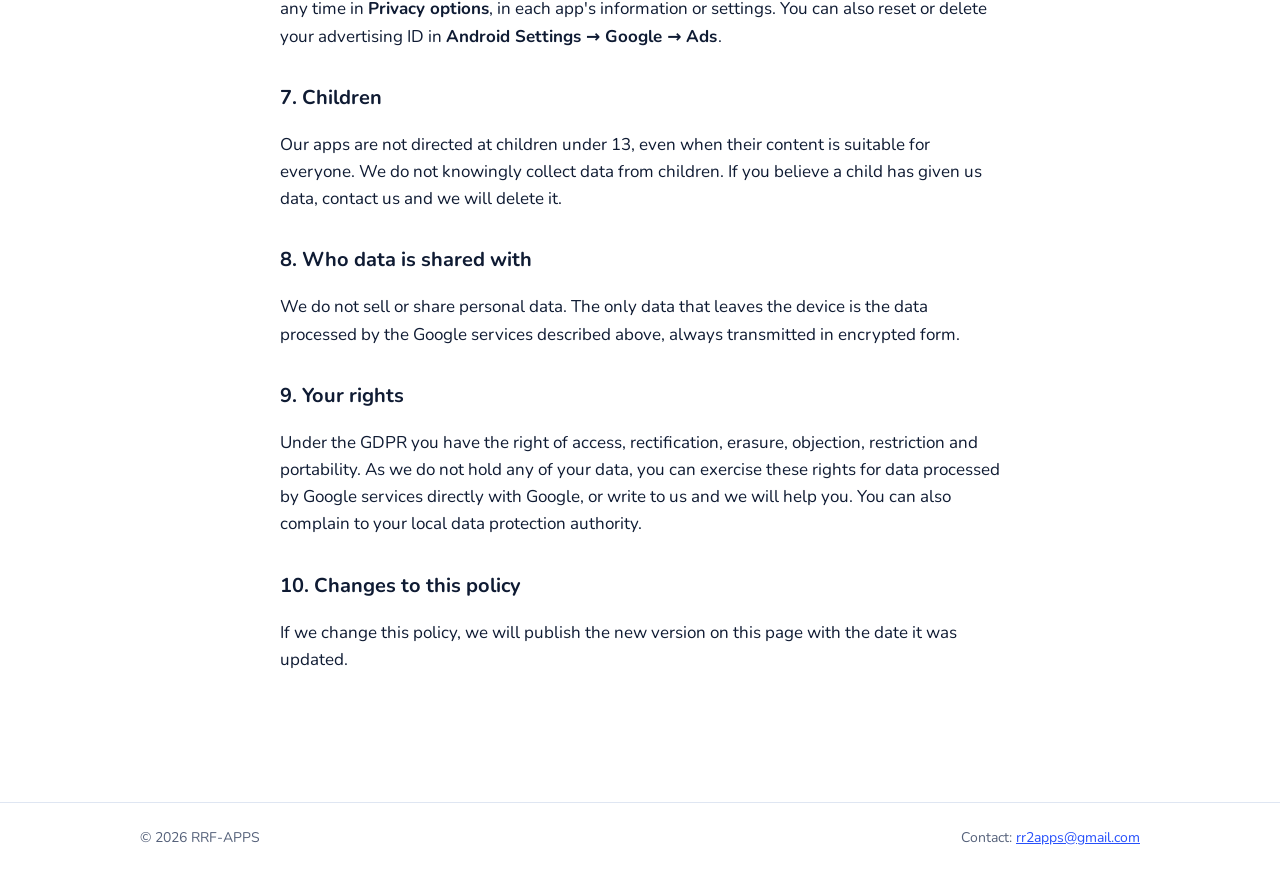
<file: privacy/index.html>
<!doctype html>
<html lang="es" data-lang="es">
<head>
<meta charset="utf-8">
<meta name="viewport" content="width=device-width,initial-scale=1,viewport-fit=cover">
<title>Política de privacidad de RRF-APPS</title>
<meta name="title-es" content="Política de privacidad de RRF-APPS"><meta name="title-en" content="RRF-APPS privacy policy"><meta name="title-fr" content="Politique de confidentialité de RRF-APPS"><meta name="title-pt" content="Política de privacidade da RRF-APPS">
<meta name="description" content="Política de privacidad de las apps de RRF-APPS.">
<meta name="theme-color" content="#1f5fd6">
<link rel="icon" href="../favicon.png">
<link rel="apple-touch-icon" href="../apple-touch-icon.png">
<link rel="preconnect" href="https://fonts.googleapis.com"><link rel="preconnect" href="https://fonts.gstatic.com" crossorigin>
<link rel="stylesheet" href="https://fonts.googleapis.com/css2?family=Montserrat:wght@700;800;900&family=Nunito:wght@500;700;800&display=swap">
<meta property="og:image" content="https://rirofer82.github.io/assets/img/og.jpg">
<link rel="stylesheet" href="../assets/css/site.css?v=f686c8b5">
<script src="../assets/js/lang.js?v=90177235"></script>
</head>
<body>
<header class="top"><div class="wrap">
  <a class="brand" href="../"><img src="../assets/img/rrf-logo.png" alt="">RRF-APPS</a>
  <nav class="links"><a href="../#apps"><span data-l="es">Apps</span><span data-l="en">Apps</span><span data-l="fr">Applis</span><span data-l="pt">Apps</span></a><a href="../privacy/"><span data-l="es">Privacidad</span><span data-l="en">Privacy</span><span data-l="fr">Confidentialité</span><span data-l="pt">Privacidade</span></a></nav>
  <div class="langs" id="langs">
    <button type="button" class="lang-toggle" aria-expanded="false" aria-controls="lang-list" aria-label="Idioma / Language"><span class="cur">ES</span><svg width="12" height="12" viewBox="0 0 12 12" aria-hidden="true"><path d="M2.5 4.5 6 8l3.5-3.5" fill="none" stroke="currentColor" stroke-width="1.8" stroke-linecap="round" stroke-linejoin="round"/></svg></button>
    <div class="lang-list" id="lang-list" role="group" aria-label="Idioma / Language"><button type="button" data-set="es" aria-pressed="true"><b>ES</b><span class="lname">Español</span></button><button type="button" data-set="en" aria-pressed="false"><b>EN</b><span class="lname">English</span></button><button type="button" data-set="fr" aria-pressed="false"><b>FR</b><span class="lname">Français</span></button><button type="button" data-set="pt" aria-pressed="false"><b>PT</b><span class="lname">Português</span></button></div>
  </div>
</div></header>
<main class="wrap narrow legal"><div data-l="es"><h1>Política de privacidad de RRF-APPS</h1><p class="meta">Última actualización: 22 de noviembre de 2026</p><div class="box"><p>Esta política se aplica a todas las apps y juegos que RRF-APPS publica en Google Play (actualmente: Deepdoku, Culture Quizzes, Box Rally). Resumen: <b>nuestras apps no piden registro ni recogen datos personales</b>; tu progreso se guarda solo en tu móvil, y los anuncios los sirve Google AdMob, que puede usar el ID de publicidad del dispositivo.</p></div><h2>1. Responsable</h2><p>RRF-APPS. Contacto: <a href="mailto:rr2apps@gmail.com">rr2apps@gmail.com</a>.</p><h2>2. Datos que no recogemos</h2><p>Nuestras apps no tienen cuentas de usuario propias y no recogen tu nombre, correo electrónico, ubicación, contactos, fotos ni ningún otro dato personal. No tenemos servidores propios: no recibimos ni almacenamos información sobre ti.</p><h2>3. Datos que se guardan en tu móvil</h2><p>Las apps guardan en su almacenamiento local tu progreso (por ejemplo, niveles superados, puntuaciones o estrellas) y tus ajustes (sonido, idioma). Estos datos no salen de tu dispositivo y se borran si desinstalas la app o borras sus datos desde los ajustes de Android.</p><h2>4. Publicidad (Google AdMob)</h2><p>Nuestras apps muestran anuncios de Google AdMob, un servicio de Google. Para mostrar los anuncios, medirlos, evitar el fraude y, si lo aceptas, personalizarlos, el SDK de Google Mobile Ads puede recoger y tratar:</p><ul><li>el ID de publicidad de tu dispositivo;</li><li>la dirección IP y una ubicación aproximada deducida de ella;</li><li>información del dispositivo y del sistema (modelo, versión de Android, idioma);</li><li>tus interacciones con los anuncios y datos de diagnóstico y rendimiento de la app.</li></ul><p>Algunas apps ofrecen anuncios bonificados: los ves solo si quieres, a cambio de una ventaja en el juego (por ejemplo, una pista), y no se recoge ningún dato adicional por ello.</p><p>Google trata estos datos según su propia política: <a href="https://policies.google.com/privacy">Política de privacidad de Google</a> y <a href="https://policies.google.com/technologies/partner-sites">cómo usa Google la información de las apps que utilizan sus servicios</a>.</p><h2>5. Clasificaciones y logros (Google Play Juegos)</h2><p>Si una app tiene clasificaciones o logros, usa Google Play Juegos. Si decides iniciar sesión, Google comparte con la app tu nombre de jugador, tu avatar y tus puntuaciones para mostrarlos en las clasificaciones. Lo gestiona Google según su <a href="https://policies.google.com/privacy">Política de privacidad</a> y puedes cambiar la visibilidad de tu perfil en la app Google Play Juegos.</p><h2>6. Consentimiento</h2><p>Si estás en el Espacio Económico Europeo, el Reino Unido o Suiza, al abrir la app se te pide el consentimiento para el uso de datos en la publicidad. Puedes cambiar tu elección cuando quieras en <b>Opciones de privacidad</b>, dentro de la información o los ajustes de cada app. También puedes restablecer o eliminar el ID de publicidad en <b>Ajustes de Android → Google → Anuncios</b>.</p><h2>7. Menores</h2><p>Nuestras apps no están dirigidas a menores de 13 años, aunque su contenido sea apto para todos los públicos. No recogemos a sabiendas datos de menores. Si crees que un menor nos ha facilitado datos, escríbenos y los eliminaremos.</p><h2>8. Con quién se comparten los datos</h2><p>No vendemos ni compartimos datos personales. Los únicos datos que salen del dispositivo son los que tratan los servicios de Google descritos arriba, siempre transmitidos de forma cifrada.</p><h2>9. Tus derechos</h2><p>De acuerdo con el RGPD tienes derecho de acceso, rectificación, supresión, oposición, limitación y portabilidad. Como nosotros no guardamos datos tuyos, para los datos de los servicios de Google puedes ejercerlos directamente ante Google o escribirnos y te ayudaremos. También puedes reclamar ante la Agencia Española de Protección de Datos (<a href="https://www.aepd.es">www.aepd.es</a>).</p><h2>10. Cambios en esta política</h2><p>Si cambiamos esta política, publicaremos la nueva versión en esta misma página con la fecha de actualización.</p></div><div data-l="en"><h1>RRF-APPS privacy policy</h1><p class="meta">Last updated: 22 November 2026</p><div class="box"><p>This policy applies to all apps and games that RRF-APPS publishes on Google Play (currently: Deepdoku, Culture Quizzes, Box Rally). In short: <b>our apps do not ask you to sign up and do not collect personal data</b>; your progress is stored only on your phone, and ads are served by Google AdMob, which may use the device's advertising ID.</p></div><h2>1. Controller</h2><p>RRF-APPS. Contact: <a href="mailto:rr2apps@gmail.com">rr2apps@gmail.com</a>.</p><h2>2. Data we do not collect</h2><p>Our apps have no user accounts of their own and do not collect your name, email address, location, contacts, photos or any other personal data. We have no servers of our own: we do not receive or store any information about you.</p><h2>3. Data stored on your phone</h2><p>The apps store your progress (for example completed levels, scores or stars) and your settings (sound, language) in their local storage. This data never leaves your device and is deleted if you uninstall the app or clear its data in Android settings.</p><h2>4. Advertising (Google AdMob)</h2><p>Our apps show ads from Google AdMob, a Google service. To show ads, measure them, prevent fraud and, if you agree, personalise them, the Google Mobile Ads SDK may collect and process:</p><ul><li>your device's advertising ID;</li><li>your IP address and an approximate location derived from it;</li><li>device and system information (model, Android version, language);</li><li>your interactions with ads, and app diagnostics and performance data.</li></ul><p>Some apps offer rewarded ads: you only watch them if you want to, in exchange for an in-game advantage (for example, a hint), and no additional data is collected for this.</p><p>Google processes this data under its own policy: <a href="https://policies.google.com/privacy">Google Privacy Policy</a> and <a href="https://policies.google.com/technologies/partner-sites">how Google uses information from apps that use its services</a>.</p><h2>5. Leaderboards and achievements (Google Play Games)</h2><p>If an app has leaderboards or achievements, it uses Google Play Games. If you choose to sign in, Google shares your player name, avatar and scores with the app to show them on the leaderboards. This is handled by Google under its <a href="https://policies.google.com/privacy">Privacy Policy</a>, and you can change your profile visibility in the Google Play Games app.</p><h2>6. Consent</h2><p>If you are in the European Economic Area, the United Kingdom or Switzerland, the app asks for your consent to the use of data for advertising when you open it. You can change your choice at any time in <b>Privacy options</b>, in each app's information or settings. You can also reset or delete your advertising ID in <b>Android Settings → Google → Ads</b>.</p><h2>7. Children</h2><p>Our apps are not directed at children under 13, even when their content is suitable for everyone. We do not knowingly collect data from children. If you believe a child has given us data, contact us and we will delete it.</p><h2>8. Who data is shared with</h2><p>We do not sell or share personal data. The only data that leaves the device is the data processed by the Google services described above, always transmitted in encrypted form.</p><h2>9. Your rights</h2><p>Under the GDPR you have the right of access, rectification, erasure, objection, restriction and portability. As we do not hold any of your data, you can exercise these rights for data processed by Google services directly with Google, or write to us and we will help you. You can also complain to your local data protection authority.</p><h2>10. Changes to this policy</h2><p>If we change this policy, we will publish the new version on this page with the date it was updated.</p></div><div data-l="fr"><h1>Politique de confidentialité de RRF-APPS</h1><p class="meta">Dernière mise à jour : 22 novembre 2026</p><div class="box"><p>Cette politique s'applique à toutes les applications et à tous les jeux que RRF-APPS publie sur Google Play (actuellement : Deepdoku, Culture Quizzes, Box Rally). En résumé : <b>nos applications ne demandent pas de créer de compte et ne collectent pas de données personnelles</b> ; ta progression est enregistrée uniquement sur ton téléphone, et les publicités sont diffusées par Google AdMob, qui peut utiliser l'identifiant publicitaire de l'appareil.</p></div><h2>1. Responsable</h2><p>RRF-APPS. Contact : <a href="mailto:rr2apps@gmail.com">rr2apps@gmail.com</a>.</p><h2>2. Données que nous ne collectons pas</h2><p>Nos applications n'ont pas de comptes utilisateur propres et ne collectent ni ton nom, ni ton adresse e-mail, ni ta position, ni tes contacts, ni tes photos, ni aucune autre donnée personnelle. Nous n'avons pas de serveurs : nous ne recevons ni ne stockons aucune information sur toi.</p><h2>3. Données enregistrées sur ton téléphone</h2><p>Les applications enregistrent ta progression (par exemple niveaux terminés, scores ou étoiles) et tes réglages (son, langue) dans leur stockage local. Ces données ne quittent pas ton appareil et sont supprimées si tu désinstalles l'application ou effaces ses données dans les paramètres d'Android.</p><h2>4. Publicité (Google AdMob)</h2><p>Nos applications affichent des publicités Google AdMob, un service de Google. Pour afficher les publicités, les mesurer, prévenir la fraude et, si tu l'acceptes, les personnaliser, le SDK Google Mobile Ads peut collecter et traiter :</p><ul><li>l'identifiant publicitaire de ton appareil ;</li><li>ton adresse IP et une localisation approximative qui en est déduite ;</li><li>des informations sur l'appareil et le système (modèle, version d'Android, langue) ;</li><li>tes interactions avec les publicités ainsi que des données de diagnostic et de performance de l'application.</li></ul><p>Certaines applications proposent des publicités récompensées : tu ne les regardes que si tu le veux, en échange d'un avantage dans le jeu (par exemple un indice), et aucune donnée supplémentaire n'est collectée pour cela.</p><p>Google traite ces données selon sa propre politique : <a href="https://policies.google.com/privacy">Règles de confidentialité de Google</a> et <a href="https://policies.google.com/technologies/partner-sites">comment Google utilise les informations des applications qui utilisent ses services</a>.</p><h2>5. Classements et succès (Google Play Jeux)</h2><p>Si une application a des classements ou des succès, elle utilise Google Play Jeux. Si tu choisis de te connecter, Google partage avec l'application ton nom de joueur, ton avatar et tes scores pour les afficher dans les classements. Google gère ces données selon ses <a href="https://policies.google.com/privacy">Règles de confidentialité</a>, et tu peux modifier la visibilité de ton profil dans l'application Google Play Jeux.</p><h2>6. Consentement</h2><p>Si tu te trouves dans l'Espace économique européen, au Royaume-Uni ou en Suisse, l'application te demande ton consentement à l'utilisation des données pour la publicité à l'ouverture. Tu peux modifier ton choix à tout moment dans <b>Options de confidentialité</b>, dans les informations ou les réglages de chaque application. Tu peux aussi réinitialiser ou supprimer ton identifiant publicitaire dans <b>Paramètres Android → Google → Annonces</b>.</p><h2>7. Mineurs</h2><p>Nos applications ne s'adressent pas aux enfants de moins de 13 ans, même lorsque leur contenu convient à tous. Nous ne collectons pas sciemment de données concernant des mineurs. Si tu penses qu'un enfant nous a fourni des données, contacte-nous et nous les supprimerons.</p><h2>8. Avec qui les données sont partagées</h2><p>Nous ne vendons ni ne partageons de données personnelles. Les seules données qui quittent l'appareil sont celles traitées par les services Google décrits ci-dessus, toujours transmises de manière chiffrée.</p><h2>9. Tes droits</h2><p>Conformément au RGPD, tu disposes d'un droit d'accès, de rectification, d'effacement, d'opposition, de limitation et de portabilité. Comme nous ne conservons aucune donnée te concernant, tu peux exercer ces droits pour les données traitées par les services Google directement auprès de Google, ou nous écrire et nous t'aiderons. Tu peux aussi introduire une réclamation auprès de la CNIL (<a href="https://www.cnil.fr">www.cnil.fr</a>) ou de l'autorité de ton pays.</p><h2>10. Modifications de cette politique</h2><p>Si nous modifions cette politique, nous publierons la nouvelle version sur cette page avec sa date de mise à jour.</p></div><div data-l="pt"><h1>Política de privacidade da RRF-APPS</h1><p class="meta">Última atualização: 22 de novembro de 2026</p><div class="box"><p>Esta política se aplica a todos os apps e jogos que a RRF-APPS publica no Google Play (atualmente: Deepdoku, Culture Quizzes, Box Rally). Em resumo: <b>nossos apps não pedem cadastro e não coletam dados pessoais</b>; seu progresso fica salvo só no seu celular, e os anúncios são exibidos pelo Google AdMob, que pode usar o ID de publicidade do dispositivo.</p></div><h2>1. Responsável</h2><p>RRF-APPS. Contato: <a href="mailto:rr2apps@gmail.com">rr2apps@gmail.com</a>.</p><h2>2. Dados que não coletamos</h2><p>Nossos apps não têm contas de usuário próprias e não coletam seu nome, e-mail, localização, contatos, fotos nem nenhum outro dado pessoal. Não temos servidores próprios: não recebemos nem armazenamos informações sobre você.</p><h2>3. Dados salvos no seu celular</h2><p>Os apps salvam no armazenamento local o seu progresso (por exemplo, níveis concluídos, pontuações ou estrelas) e as suas configurações (som, idioma). Esses dados não saem do seu dispositivo e são apagados se você desinstalar o app ou limpar os dados dele nas configurações do Android.</p><h2>4. Publicidade (Google AdMob)</h2><p>Nossos apps exibem anúncios do Google AdMob, um serviço do Google. Para exibir os anúncios, medi-los, evitar fraudes e, se você concordar, personalizá-los, o SDK do Google Mobile Ads pode coletar e tratar:</p><ul><li>o ID de publicidade do seu dispositivo;</li><li>o endereço IP e uma localização aproximada obtida a partir dele;</li><li>informações do dispositivo e do sistema (modelo, versão do Android, idioma);</li><li>suas interações com os anúncios e dados de diagnóstico e desempenho do app.</li></ul><p>Alguns apps oferecem anúncios premiados: você só assiste se quiser, em troca de uma vantagem no jogo (por exemplo, uma dica), e nenhum dado adicional é coletado por isso.</p><p>O Google trata esses dados de acordo com a própria política: <a href="https://policies.google.com/privacy">Política de Privacidade do Google</a> e <a href="https://policies.google.com/technologies/partner-sites">como o Google usa as informações de apps que utilizam seus serviços</a>.</p><h2>5. Placares e conquistas (Google Play Games)</h2><p>Se um app tiver placares ou conquistas, ele usa o Google Play Games. Se você decidir entrar, o Google compartilha com o app seu nome de jogador, seu avatar e suas pontuações para exibi-los nos placares. Isso é gerenciado pelo Google de acordo com a <a href="https://policies.google.com/privacy">Política de Privacidade</a> dele, e você pode alterar a visibilidade do seu perfil no app Google Play Games.</p><h2>6. Consentimento</h2><p>Se você estiver no Espaço Econômico Europeu, no Reino Unido ou na Suíça, o app pede seu consentimento para o uso de dados em publicidade ao ser aberto. Você pode mudar sua escolha quando quiser em <b>Opções de privacidade</b>, nas informações ou configurações de cada app. Também pode redefinir ou excluir o ID de publicidade em <b>Configurações do Android → Google → Anúncios</b>.</p><h2>7. Menores de idade</h2><p>Nossos apps não são direcionados a menores de 13 anos, mesmo quando o conteúdo é adequado para todos os públicos. Não coletamos intencionalmente dados de menores. Se você acha que uma criança nos forneceu dados, entre em contato e vamos excluí-los.</p><h2>8. Com quem os dados são compartilhados</h2><p>Não vendemos nem compartilhamos dados pessoais. Os únicos dados que saem do dispositivo são os tratados pelos serviços do Google descritos acima, sempre transmitidos de forma criptografada.</p><h2>9. Seus direitos</h2><p>De acordo com a LGPD e o RGPD, você tem direito de acesso, correção, eliminação, oposição, limitação e portabilidade. Como não guardamos dados seus, para os dados tratados pelos serviços do Google você pode exercer esses direitos diretamente com o Google ou nos escrever, que ajudamos. Você também pode reclamar à ANPD (<a href="https://www.gov.br/anpd">www.gov.br/anpd</a>).</p><h2>10. Alterações nesta política</h2><p>Se alterarmos esta política, publicaremos a nova versão nesta página com a data de atualização.</p></div></main>
<footer class="bottom"><div class="wrap">
  <span>© 2026 RRF-APPS</span>
  <span><span data-l="es">Contacto</span><span data-l="en">Contact</span><span data-l="fr">Contact</span><span data-l="pt">Contato</span>: <a href="mailto:rr2apps@gmail.com">rr2apps@gmail.com</a></span>
</div></footer>
</body>
</html>
</file>
<file: assets/css/site.css>
/* RRF-APPS — web de desarrollador. Portada clara con el azul de la marca; la página de Deepdoku, en su azul abisal. */
@font-face{font-family:"Titan One";src:url(TitanOne-Regular.ttf) format("truetype");font-display:swap}
:root{
  --bg:#ffffff; --bg-soft:#f2f6fd; --ink:#0f1b33; --ink-dim:#55617a; --line:#dfe6f2;
  --brand:#2750fb; --brand-ink:#ffffff; --card:#ffffff;
  --abyss:#081428; --abyss-2:#10264a; --glow:#5ff2ff;
  --font-brand:"Montserrat",system-ui,-apple-system,"Segoe UI",sans-serif;
  --font-display:"Titan One","Nunito",ui-rounded,system-ui,sans-serif;
  --font-body:"Nunito",ui-rounded,system-ui,-apple-system,"Segoe UI",sans-serif;
  color-scheme:light;
}
@media (prefers-color-scheme:dark){
  :root{--bg:#0b1220;--bg-soft:#111a2c;--ink:#e8eefb;--ink-dim:#9aa7c0;--line:#1e2a42;--brand:#6f8cff;--card:#121c30;color-scheme:dark}
}
*{box-sizing:border-box}
html{-webkit-text-size-adjust:100%}
body{margin:0;background:var(--bg);color:var(--ink);font:17px/1.6 var(--font-body)}
a{color:var(--brand)}
img{max-width:100%;display:block}
.wrap{max-width:1040px;margin:0 auto;padding-left:max(20px,env(safe-area-inset-left));padding-right:max(20px,env(safe-area-inset-right))}
.narrow{max-width:760px}

/* idiomas: solo se ve el bloque del idioma activo (sin JS se ve el español) */
[data-l]{display:none}
html[data-lang="es"] [data-l="es"],html[data-lang="en"] [data-l="en"],html[data-lang="fr"] [data-l="fr"],html[data-lang="pt"] [data-l="pt"]{display:revert}

header.top{border-bottom:1px solid var(--line);background:var(--bg)}
header.top .wrap{display:flex;align-items:center;gap:16px;min-height:64px;flex-wrap:wrap}
.brand{display:flex;align-items:center;gap:10px;text-decoration:none;color:var(--ink);font-family:var(--font-brand);font-weight:900;font-size:19px;letter-spacing:.01em}
.brand img{width:38px;height:38px;border-radius:10px;box-shadow:0 0 0 1px var(--line)}
nav.links{display:flex;gap:18px;margin-left:auto;font-weight:700;font-size:15px}
nav.links a{color:var(--ink-dim);text-decoration:none}
nav.links a:hover{color:var(--brand)}
/* selector de idioma: pastillas en escritorio, desplegable en móvil */
button{-webkit-tap-highlight-color:transparent}
.langs{position:relative}
.lang-list{display:flex;gap:2px;background:var(--bg-soft);border-radius:999px;padding:3px}
.lang-list button{font:inherit;font-size:13px;font-weight:800;border:0;background:transparent;color:var(--ink-dim);padding:4px 10px;border-radius:999px;cursor:pointer}
.lang-list button[aria-pressed="true"]{background:var(--brand);color:var(--brand-ink)}
.lang-list .lname{display:none}
.lang-toggle{display:none}
@media (max-width:360px){nav.links a:first-child{display:none}}

footer.bottom{border-top:1px solid var(--line);margin-top:64px;color:var(--ink-dim);font-size:14px}
footer.bottom .wrap{display:flex;gap:16px;flex-wrap:wrap;justify-content:space-between;padding-block:24px}

/* portada */
.hero{padding-block:28px 40px}
.hero .banner{width:100%;height:auto;aspect-ratio:16/9;object-fit:cover;border-radius:24px;margin-bottom:32px;max-height:420px}
.hero h1{font-family:var(--font-brand);font-weight:900;font-size:clamp(36px,7vw,60px);line-height:1.05;margin:0 0 14px;text-wrap:balance}
.hero h1 span{color:var(--brand)}
.hero p{font-size:19px;color:var(--ink-dim);max-width:46ch;margin:0}
h2.section{font-family:var(--font-brand);font-weight:800;font-size:26px;margin:40px 0 18px}
.apps{display:grid;grid-template-columns:repeat(auto-fill,minmax(min(360px,100%),1fr));gap:20px}
.app{display:grid;grid-template-columns:84px 1fr;gap:16px;align-items:start;padding:20px;border:1px solid var(--line);border-radius:20px;background:var(--card);text-decoration:none;color:inherit;transition:transform .15s,box-shadow .15s}
.app:hover{transform:translateY(-2px);box-shadow:0 10px 30px rgba(15,27,51,.08)}
.app img{width:84px;height:84px;border-radius:20px}
.app>div{min-width:0}
.app h3{overflow-wrap:anywhere;margin:2px 0 4px;font-family:var(--font-display);font-weight:400;font-size:22px;color:var(--ink)}
.app p{margin:0;color:var(--ink-dim);font-size:15px}
.tag{display:inline-block;max-width:100%;white-space:nowrap;overflow:hidden;text-overflow:ellipsis;margin-top:10px;font-size:12px;font-weight:800;letter-spacing:.06em;text-transform:uppercase;color:var(--brand);background:var(--bg-soft);padding:3px 10px;border-radius:999px}

/* página de Deepdoku */
.dd{background:radial-gradient(120% 80% at 50% 0%,var(--abyss-2),var(--abyss) 70%);color:#e6f3ff}
.dd .wrap{padding-block:48px}
.dd-head{display:flex;gap:18px;align-items:center;margin-bottom:24px}
.dd-head img{width:88px;height:88px;border-radius:22px;box-shadow:0 0 24px rgba(95,242,255,.35)}
.dd-head h1{font-family:var(--font-display);font-weight:400;font-size:clamp(34px,6vw,52px);margin:0;line-height:1}
.dd-head p{margin:6px 0 0;color:#9fe9ff;font-weight:800;letter-spacing:.12em;text-transform:uppercase;font-size:13px}
.feature{border-radius:20px;box-shadow:0 20px 60px rgba(0,0,0,.45);width:100%;height:auto;aspect-ratio:1024/500}
.cta{display:flex;gap:12px;flex-wrap:wrap;align-items:center;margin-top:24px}
.btn{display:inline-flex;align-items:center;gap:8px;font-family:var(--font-display);font-size:18px;color:#fff;text-decoration:none;border:3px solid #0b0a35;border-radius:999px;padding:8px 24px 10px;
  background:#1b2c4d;box-shadow:inset 0 2px 0 rgba(255,255,255,.12),0 4px 0 #0b0a35}
.dd a.btn{color:#fff}
a.btn:hover{background:#24395f}
.btn.soon{cursor:default}
.dd-body{display:grid;grid-template-columns:minmax(0,1fr) minmax(0,1fr);gap:40px;margin-top:40px}
@media (max-width:760px){.dd-body{grid-template-columns:1fr}}
.dd-body h2{font-family:var(--font-display);font-weight:400;font-size:24px;margin:0 0 10px}
.dd-body p,.dd-body li{color:#c9d8ee}
.rules{list-style:none;padding:0;margin:0;display:grid;gap:12px}
.rules li{display:grid;grid-template-columns:32px 1fr;gap:12px;align-items:start}
.rules .n{width:32px;height:32px;border-radius:50%;display:grid;place-items:center;background:rgba(95,242,255,.15);border:1.5px solid rgba(95,242,255,.6);font-family:var(--font-display);color:var(--glow)}
.rules b{color:var(--glow)}
.shots{display:flex;gap:14px;overflow-x:auto;padding:6px 2px 14px;margin-top:36px;scroll-snap-type:x mandatory}
.shots img{flex:none;width:min(220px,58vw);aspect-ratio:9/16;height:auto;border-radius:18px;box-shadow:0 10px 30px rgba(0,0,0,.4);scroll-snap-align:start}
.dd a{color:var(--glow)}

/* política */
.legal{padding-block:48px}
.legal h1{font-family:var(--font-brand);font-weight:800;font-size:clamp(30px,5vw,42px);line-height:1.1;margin:0 0 6px;text-wrap:balance}
.legal .meta{color:var(--ink-dim);margin:0 0 28px;font-size:15px}
.legal h2{font-size:20px;margin:32px 0 8px}
.legal ul{padding-left:22px}
.legal li{margin:4px 0}
.legal .box{background:var(--bg-soft);border:1px solid var(--line);border-radius:16px;padding:16px 20px;margin:20px 0}

/* portada: contacto */
.hero p{max-width:62ch}
.contact-box{margin-top:40px;padding:28px;border-radius:22px;background:var(--brand);color:#fff}
.contact-box h2{margin:0 0 6px;font-family:var(--font-brand);font-weight:800;font-size:22px}
.contact-box p{margin:0 0 14px;opacity:.92;max-width:60ch}
.contact-box .mail{display:inline-block;color:var(--brand);background:#fff;font-weight:800;text-decoration:none;padding:8px 16px;border-radius:999px}
@media (max-width:640px){.contact-box{padding:22px;margin-top:28px}.contact-box h2{font-size:19px}}

/* Phones: at the end so these rules override the general ones above */
@media (max-width:640px){
  header.top .wrap{flex-wrap:nowrap;gap:10px;min-height:56px}
  .brand{font-size:16px;gap:8px;min-width:0}
  .brand img{width:32px;height:32px;border-radius:8px}
  nav.links{gap:12px;font-size:14px}
  .lang-toggle{display:inline-flex;align-items:center;gap:4px;font:inherit;font-size:13px;font-weight:800;color:var(--ink);background:var(--bg-soft);border:1px solid var(--line);border-radius:999px;padding:5px 9px 5px 11px;cursor:pointer}
  .lang-list{display:none;position:absolute;right:0;top:calc(100% + 8px);z-index:10;flex-direction:column;gap:2px;padding:6px;border-radius:14px;
    background:var(--card);border:1px solid var(--line);box-shadow:0 12px 30px rgba(15,27,51,.16);min-width:160px}
  .langs.open .lang-list{display:flex}
  .lang-list button{display:flex;gap:10px;align-items:center;justify-content:flex-start;padding:9px 12px;border-radius:10px;font-size:15px;text-align:left}
  .lang-list button b{width:26px}
  .lang-list .lname{display:inline;font-weight:700}
  body{font-size:16px}
  .hero{padding-block:16px 24px}
  .hero .banner{border-radius:18px;margin-bottom:22px}
  .hero h1{font-size:30px}
  .hero p{font-size:17px}
  h2.section{margin-top:28px}
  .app{grid-template-columns:56px 1fr;padding:14px;gap:12px}
  .app img{width:56px;height:56px;border-radius:14px}
  .tag{font-size:11px;letter-spacing:.02em;padding:3px 8px}
  .dd .wrap{padding-block:28px}
  .dd-head img{width:64px;height:64px;border-radius:16px}
  .dd-body{gap:28px;margin-top:28px}
  .btn{font-size:16px;padding:8px 18px 10px}
  .legal{padding-block:28px}
  footer.bottom{margin-top:40px}
  footer.bottom .wrap{flex-direction:column;gap:6px}
}
.shots.wide img{width:min(440px,82vw);aspect-ratio:16/9}
.tag.soon{opacity:.85}
</file>
